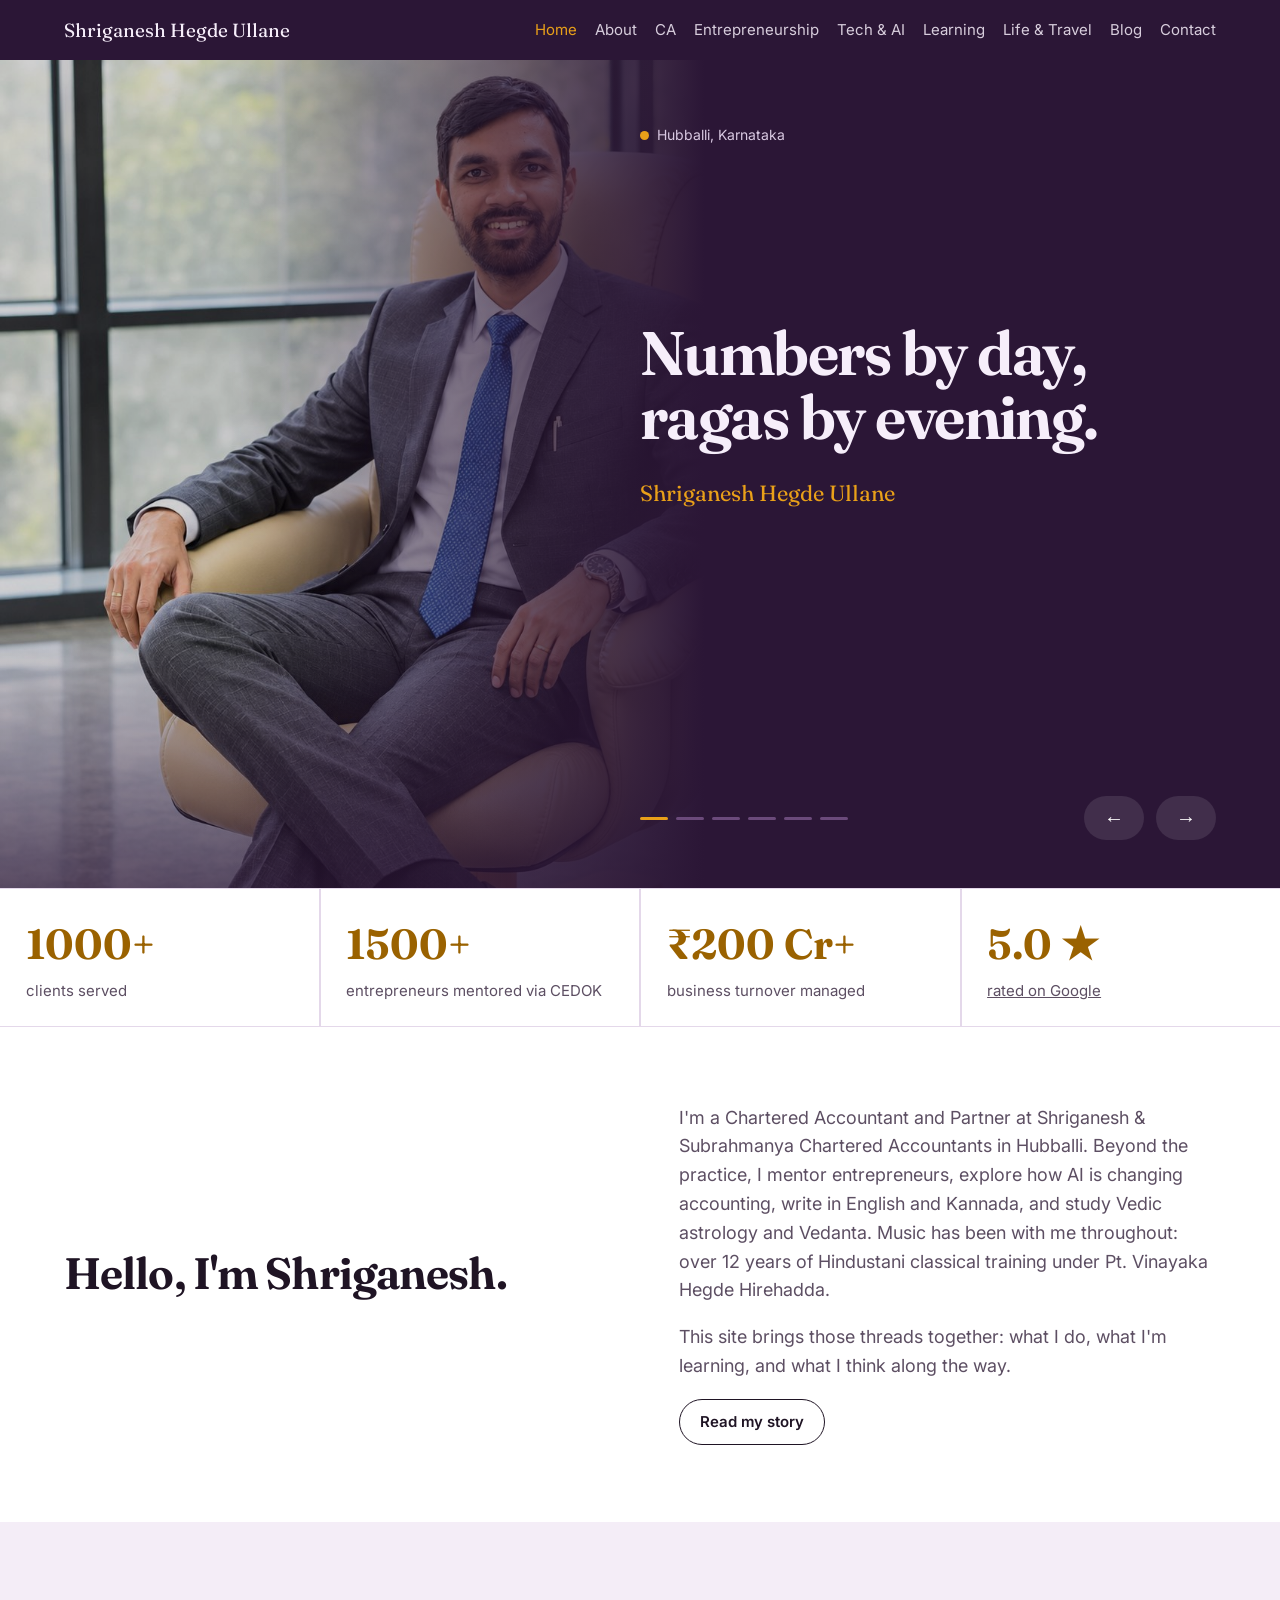
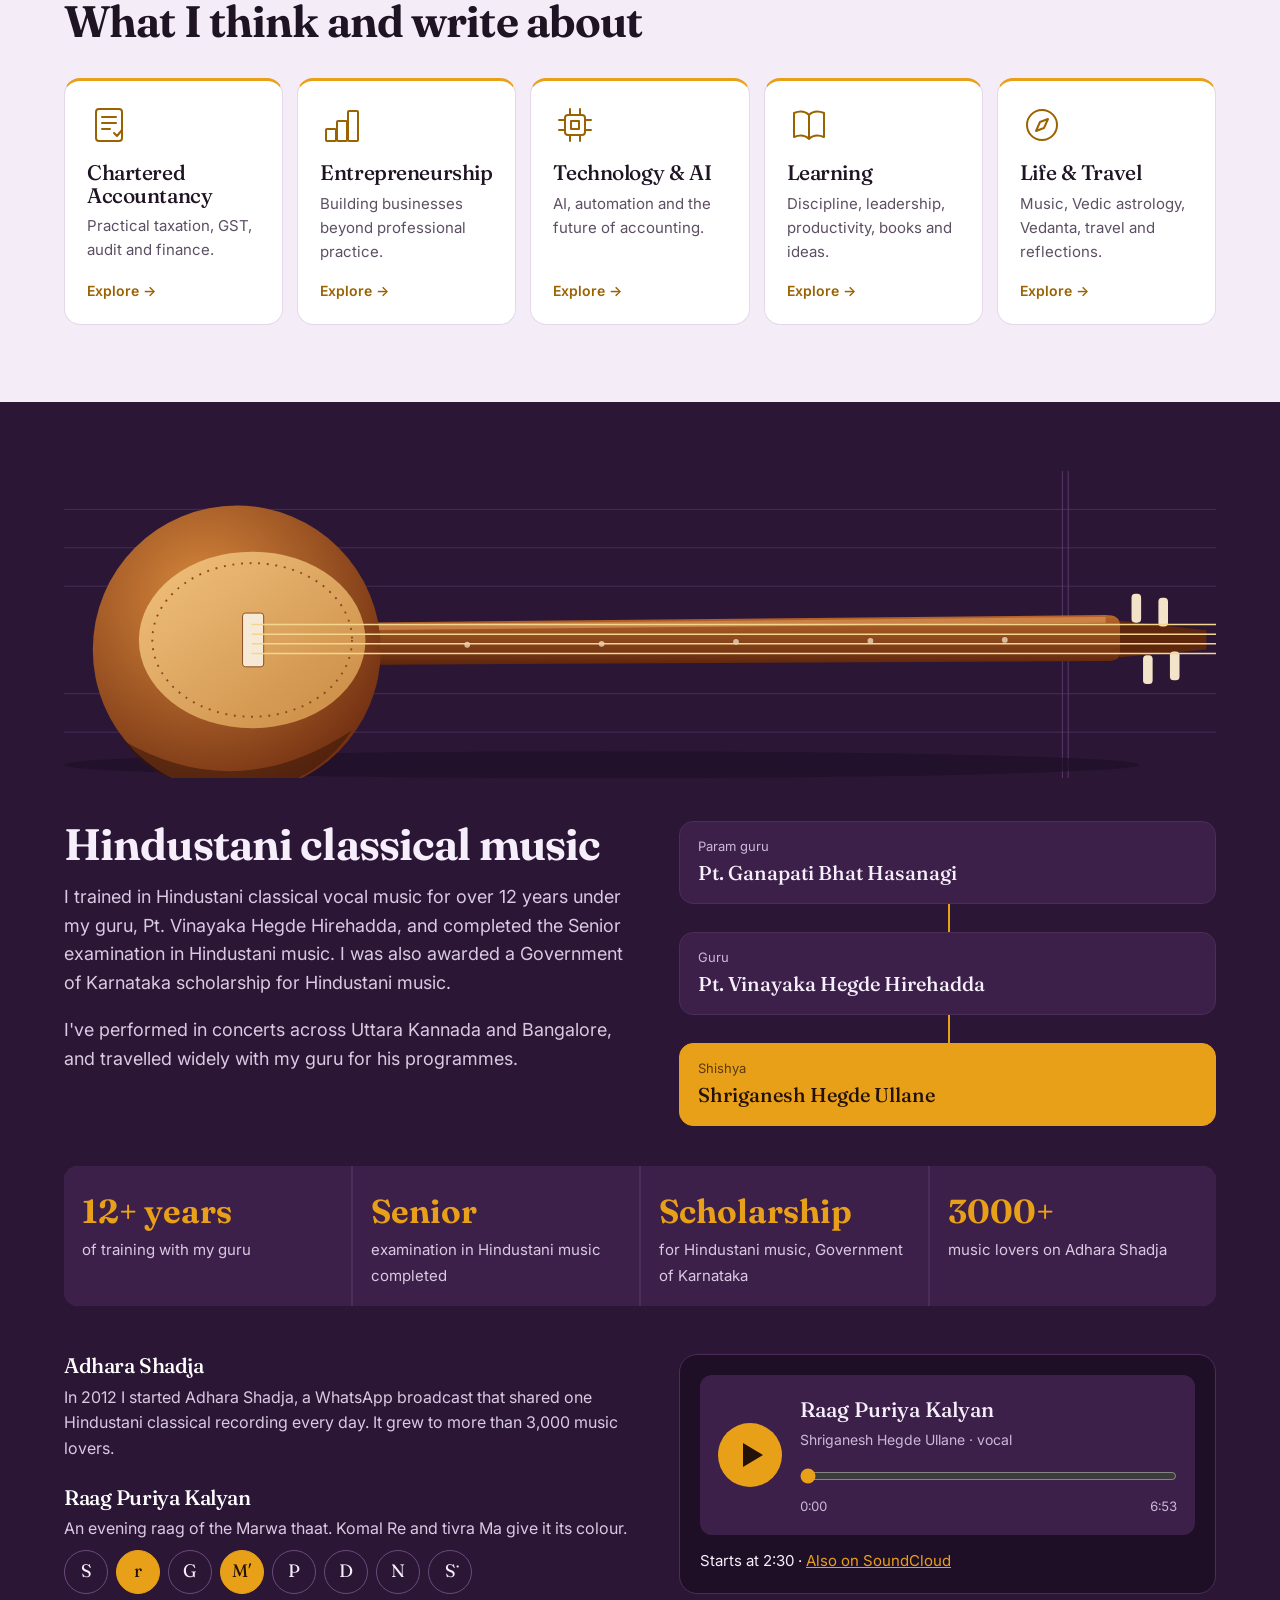
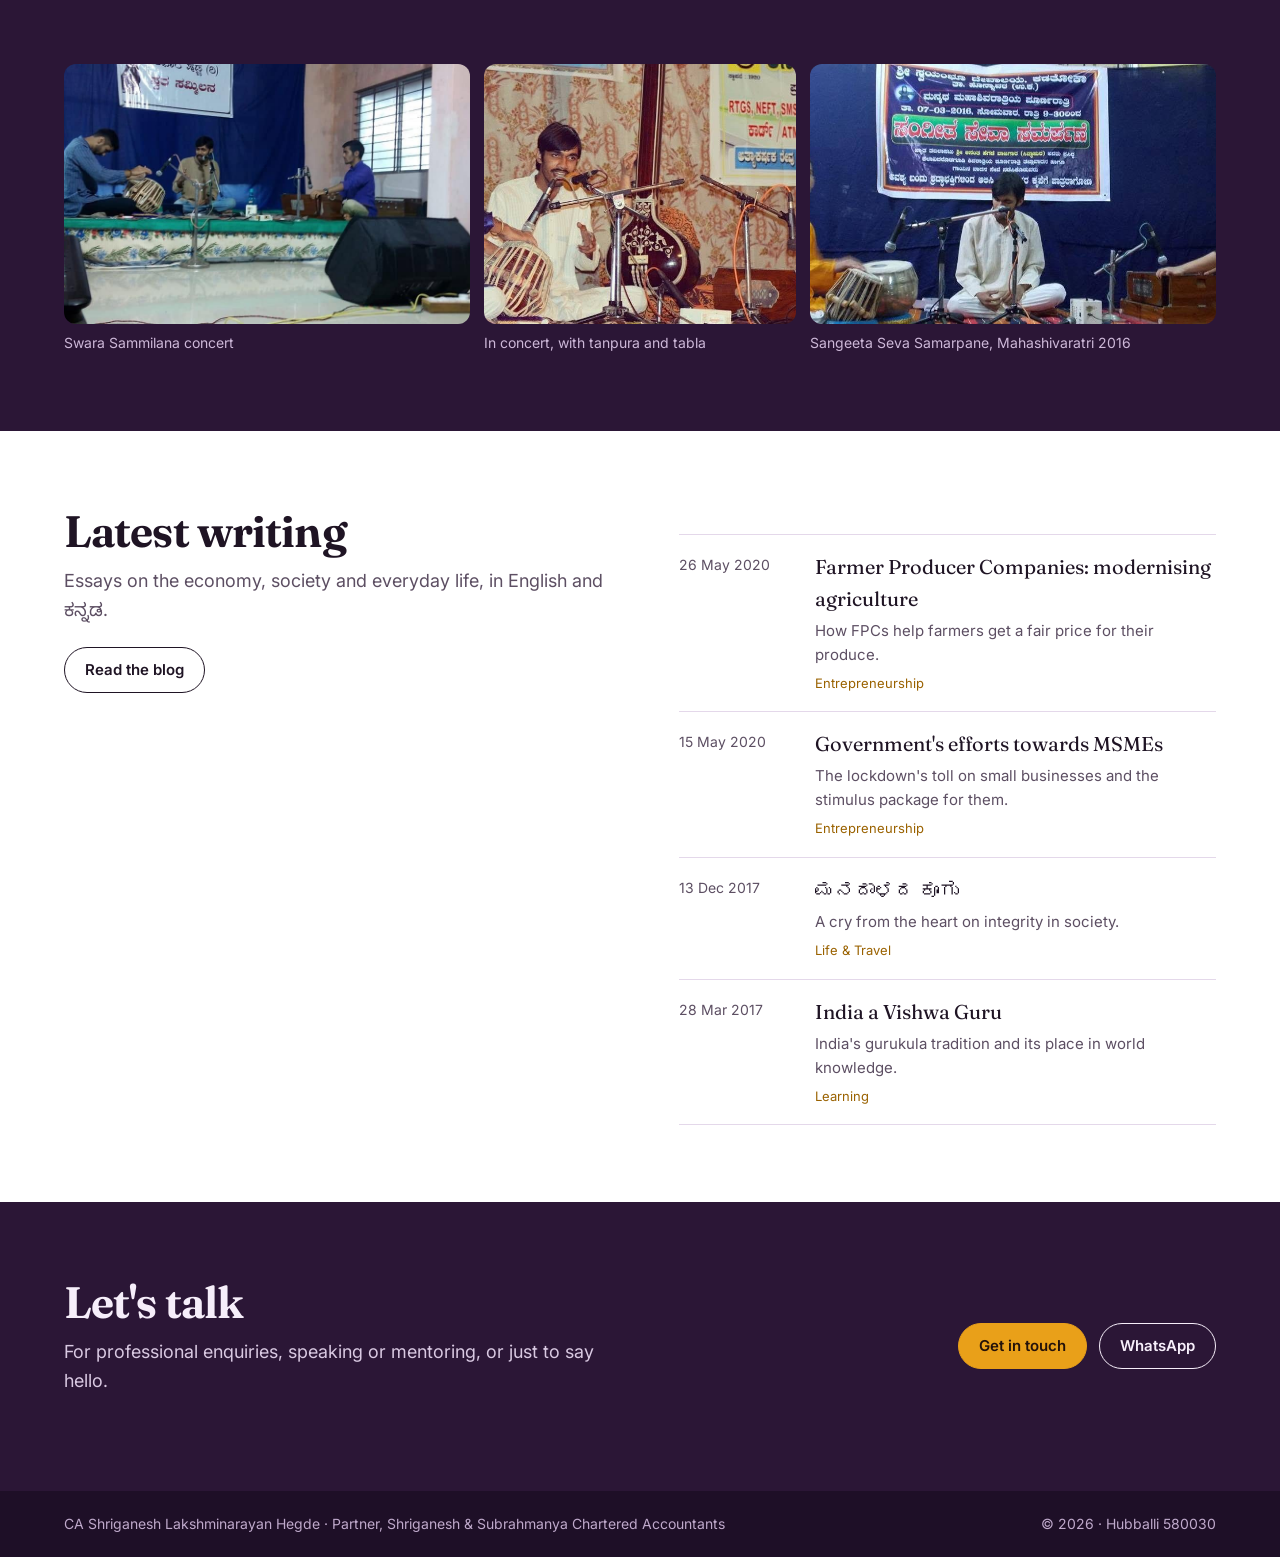
<file: index.html>
<!DOCTYPE html>
<html lang="en">
<head>
<meta charset="utf-8">
<meta name="viewport" content="width=device-width, initial-scale=1">
<title>Shriganesh Hegde Ullane</title>
<meta name="description" content="Chartered Accountant in Hubballi, Hindustani classical music lover and writer on finance, business, technology and life.">
<link rel="preconnect" href="https://fonts.googleapis.com">
<link rel="preconnect" href="https://fonts.gstatic.com" crossorigin>
<link href="https://fonts.googleapis.com/css2?family=Fraunces:opsz,wght@9..144,500;9..144,650&family=Inter:wght@400;500;600&family=Noto+Sans+Kannada:wght@500;600&display=swap" rel="stylesheet">
<link rel="stylesheet" href="style.css">
</head>
<body>
<nav data-autoplay="1" aria-label="Main">
  <div class="wrap">
    <a class="brand" href="index.html">Shriganesh Hegde Ullane</a>
    <button class="menu" id="menu" type="button" aria-expanded="false" aria-controls="links">Menu</button>
    <div class="links" id="links"><a href="index.html" aria-current=page>Home</a><a href="about.html">About</a><a href="chartered-accountancy.html">CA</a><a href="entrepreneurship.html">Entrepreneurship</a><a href="technology.html">Tech & AI</a><a href="learning.html">Learning</a><a href="life.html">Life & Travel</a><a href="blog.html">Blog</a><a href="contact.html">Contact</a></div>
  </div>
</nav>
<header class="hero" id="top">
  <div class="photo"><img src="images/shriganesh.jpg" width="1086" height="1448" alt="CA Shriganesh Hegde Ullane"></div>
  <div class="copy">
    <div class="avail"><i></i>Hubballi, Karnataka</div>
    <div class="slides" id="slides" aria-live="polite">
      <figure class="slide on"><blockquote>Numbers by day, ragas by evening.</blockquote><figcaption>Shriganesh Hegde Ullane</figcaption></figure>
      <figure class="slide"><blockquote>Among the top 3 CA firms in Hubballi–Dharwad.</blockquote><figcaption>ThreeBestRated.in</figcaption></figure>
      <figure class="slide"><blockquote>Mentor to 1500+ entrepreneurs.</blockquote><figcaption>CEDOK</figcaption></figure>
      <figure class="slide"><blockquote>12 years of Hindustani classical music.</blockquote><figcaption>Under Pt. Vinayaka Hegde Hirehadda · <a href="#music">Listen</a></figcaption></figure>
      <figure class="slide"><blockquote>One raag a day, for 3000+ music lovers.</blockquote><figcaption>Adhara Shadja, since 2012</figcaption></figure>
      <figure class="slide"><blockquote>Essays on the economy, in English and <span class="kn">ಕನ್ನಡ</span>.</blockquote><figcaption><a href="blog.html">My writings</a></figcaption></figure>
    </div>
    <div class="ctrl">
      <div class="dots" id="dots"></div>
      <button type="button" class="arw" id="prev" aria-label="Previous">&#8592;</button>
      <button type="button" class="arw" id="next" aria-label="Next">&#8594;</button>
    </div>
  </div>
</header><section class="stats" aria-label="Practice at a glance">
  <div><b>1000+</b><span>clients served</span></div>
  <div><b>1500+</b><span>entrepreneurs mentored via CEDOK</span></div>
  <div><b>₹200 Cr+</b><span>business turnover managed</span></div>
  <div><b>5.0 ★</b><span><a href="https://share.google/MN8xsVRRzE8b3whA7">rated on Google</a></span></div>
</section>
<section class="band">
  <div class="wrap split" style="align-items:center">
    <div>
      <h2>Hello, I'm Shriganesh.</h2>
    </div>
    <div>
      <p class="lead">I'm a Chartered Accountant and Partner at Shriganesh &amp; Subrahmanya Chartered Accountants in Hubballi. Beyond the practice, I mentor entrepreneurs, explore how AI is changing accounting, write in English and Kannada, and study Vedic astrology and Vedanta. Music has been with me throughout: over 12 years of Hindustani classical training under Pt. Vinayaka Hegde Hirehadda.</p>
      <p class="lead">This site brings those threads together: what I do, what I'm learning, and what I think along the way.</p>
      <a class="btn" href="about.html">Read my story</a>
    </div>
  </div>
</section>
<section class="band soft">
  <div class="wrap">
    <h2>What I think and write about</h2>
    <div class="themes"><a class="card" href="chartered-accountancy.html"><svg class="ico" viewBox="0 0 44 44" fill="none" stroke="currentColor" stroke-width="2" stroke-linecap="round" stroke-linejoin="round" aria-hidden="true"><rect x="9" y="6" width="26" height="32" rx="3"/><path d="M15 14h14M15 20h14M15 26h8M27 30l3 3 5-6"/></svg><h3>Chartered Accountancy</h3><p>Practical taxation, GST, audit and finance.</p><span class="more">Explore →</span></a><a class="card" href="entrepreneurship.html"><svg class="ico" viewBox="0 0 44 44" fill="none" stroke="currentColor" stroke-width="2" stroke-linecap="round" stroke-linejoin="round" aria-hidden="true"><rect x="6" y="26" width="10" height="12" rx="1"/><rect x="17" y="18" width="10" height="20" rx="1"/><rect x="28" y="8" width="10" height="30" rx="1"/></svg><h3>Entrepreneurship</h3><p>Building businesses beyond professional practice.</p><span class="more">Explore →</span></a><a class="card" href="technology.html"><svg class="ico" viewBox="0 0 44 44" fill="none" stroke="currentColor" stroke-width="2" stroke-linecap="round" stroke-linejoin="round" aria-hidden="true"><rect x="12" y="12" width="20" height="20" rx="3"/><path d="M18 18h8v8h-8zM17 6v6M27 6v6M17 32v6M27 32v6M6 17h6M6 27h6M32 17h6M32 27h6"/></svg><h3>Technology & AI</h3><p>AI, automation and the future of accounting.</p><span class="more">Explore →</span></a><a class="card" href="learning.html"><svg class="ico" viewBox="0 0 44 44" fill="none" stroke="currentColor" stroke-width="2" stroke-linecap="round" stroke-linejoin="round" aria-hidden="true"><path d="M22 12c-4-4-10-4-15-2v24c5-2 11-2 15 2 4-4 10-4 15-2V10c-5-2-11-2-15 2zM22 12v24"/></svg><h3>Learning</h3><p>Discipline, leadership, productivity, books and ideas.</p><span class="more">Explore →</span></a><a class="card" href="life.html"><svg class="ico" viewBox="0 0 44 44" fill="none" stroke="currentColor" stroke-width="2" stroke-linecap="round" stroke-linejoin="round" aria-hidden="true"><circle cx="22" cy="22" r="15"/><path d="M28 16l-4 9-8 3 4-9z"/></svg><h3>Life & Travel</h3><p>Music, Vedic astrology, Vedanta, travel and reflections.</p><span class="more">Explore →</span></a></div>
  </div>
</section>
<section class="band music" id="music">
  <svg class="tanpura" style="margin:-8px 0 36px" viewBox="0 0 1200 320" preserveAspectRatio="xMinYMid slice" role="img" aria-label="A tanpura lying on its side, its strings running on as ruled lines">
    <defs>
      <radialGradient id="gourd" cx=".38" cy=".32" r=".75"><stop offset="0" stop-color="#d98a3d"/><stop offset="1" stop-color="#6e2c10"/></radialGradient>
      <linearGradient id="neck" x1="0" y1="0" x2="0" y2="1"><stop offset="0" stop-color="#b8662a"/><stop offset="1" stop-color="#5e260d"/></linearGradient>
      <linearGradient id="face" x1="0" y1="0" x2="1" y2="1"><stop offset="0" stop-color="#f1c27d"/><stop offset="1" stop-color="#c98a43"/></linearGradient>
    </defs>
    <g stroke="#4a2d59" stroke-width="1">
      <line x1="0" y1="40" x2="1200" y2="40"/><line x1="0" y1="80" x2="1200" y2="80"/><line x1="0" y1="120" x2="1200" y2="120"/><line x1="0" y1="232" x2="1200" y2="232"/><line x1="0" y1="272" x2="1200" y2="272"/>
      <line x1="1040" y1="0" x2="1040" y2="320" stroke="#5c3a6c"/><line x1="1046" y1="0" x2="1046" y2="320" stroke="#5c3a6c"/>
    </g>
    <ellipse cx="560" cy="306" rx="560" ry="14" fill="#1e0f27" opacity=".7"/>
    <path d="M300 158 L1085 150 Q1100 150 1100 160 L1100 190 Q1100 198 1085 198 L300 202 Z" fill="url(#neck)"/>
    <path d="M300 160 L1085 152 L1085 158 L300 166 Z" fill="#e3a160" opacity=".55"/>
    <g fill="#f3e3c8" opacity=".75"><circle cx="420" cy="181" r="3"/><circle cx="560" cy="180" r="3"/><circle cx="700" cy="178" r="3"/><circle cx="840" cy="177" r="3"/><circle cx="980" cy="176" r="3"/></g>
    <path d="M1100 156 L1190 166 L1190 186 L1100 194 Z" fill="#5e260d"/>
    <g fill="#f3e3c8"><rect x="1112" y="128" width="10" height="30" rx="4"/><rect x="1140" y="132" width="10" height="30" rx="4"/><rect x="1124" y="192" width="10" height="30" rx="4"/><rect x="1152" y="188" width="10" height="30" rx="4"/></g>
    <circle cx="180" cy="186" r="150" fill="url(#gourd)"/>
    <path d="M60 280 Q180 350 300 270 Q260 330 180 336 Q100 334 60 280Z" fill="#3a160a" opacity=".55"/>
    <ellipse cx="196" cy="176" rx="118" ry="92" fill="url(#face)"/>
    <ellipse cx="196" cy="176" rx="104" ry="80" fill="none" stroke="#8a4a1c" stroke-width="2" stroke-dasharray="2 7"/>
    <rect x="186" y="148" width="22" height="56" rx="3" fill="#f6ead6" stroke="#8a4a1c"/>
    <g stroke="#f4d58d" stroke-width="1.6" stroke-linecap="round">
      <line class="str" x1="196" y1="160" x2="1200" y2="160"/>
      <line class="str" x1="196" y1="170" x2="1200" y2="170"/>
      <line class="str" x1="196" y1="180" x2="1200" y2="180"/>
      <line class="str" x1="196" y1="190" x2="1200" y2="190"/>
    </g>
  </svg>
  <div class="wrap">
    <div class="split">
      <div>
        <h2>Hindustani classical music</h2>
        <p class="lead" style="margin-top:14px">I trained in Hindustani classical vocal music for over 12 years under my guru, Pt. Vinayaka Hegde Hirehadda, and completed the Senior examination in Hindustani music. I was also awarded a Government of Karnataka scholarship for Hindustani music.</p>
        <p class="lead">I've performed in concerts across Uttara Kannada and Bangalore, and travelled widely with my guru for his programmes.</p>
      </div>
      <div class="lineage" aria-label="Guru lineage">
        <div><small>Param guru</small><b>Pt. Ganapati Bhat Hasanagi</b></div>
        <div><small>Guru</small><b>Pt. Vinayaka Hegde Hirehadda</b></div>
        <div class="me"><small>Shishya</small><b>Shriganesh Hegde Ullane</b></div>
      </div>
    </div>
    <div class="mfacts">
      <div><b>12+ years</b><span>of training with my guru</span></div>
      <div><b>Senior</b><span>examination in Hindustani music completed</span></div>
      <div><b>Scholarship</b><span>for Hindustani music, Government of Karnataka</span></div>
      <div><b>3000+</b><span>music lovers on Adhara Shadja</span></div>
    </div>
    <div class="split" style="margin-top:48px">
      <div class="adhara">
        <h3>Adhara Shadja</h3>
        <p>In 2012 I started Adhara Shadja, a WhatsApp broadcast that shared one Hindustani classical recording every day. It grew to more than 3,000 music lovers.</p>
        <h3 style="margin-top:24px">Raag Puriya Kalyan</h3>
        <p>An evening raag of the Marwa thaat. Komal Re and tivra Ma give it its colour.</p>
        <div class="swara" aria-label="Notes of the raag"><span>S</span><span class="v">r</span><span>G</span><span class="v">M′</span><span>P</span><span>D</span><span>N</span><span>Ṡ</span></div>
      </div>
      <div class="player">
        <audio id="raag" preload="metadata" src="audio/raag-puriya-kalyan.mp3"></audio>
        <div class="ap">
          <button type="button" id="apbtn" class="apbtn" aria-label="Play Raag Puriya Kalyan"></button>
          <div class="apmeta">
            <b>Raag Puriya Kalyan</b><small>Shriganesh Hegde Ullane · vocal</small>
            <input type="range" id="apseek" min="0" max="413" step="1" value="150" aria-label="Position in the recording">
            <div class="aptime"><span id="apcur">2:30</span><span id="apdur">6:53</span></div>
          </div>
        </div>
        <p style="margin:14px 0 0;font-size:15px">Starts at 2:30 · <a href="https://soundcloud.com/shrihegde-941531445/shriganesh-hegde-ullane-raag-puriya-kalyan-indian-classical-music" style="color:var(--gold)">Also on SoundCloud</a></p>
      </div>
    </div>

    <div class="gallery" aria-label="Concert photographs">
      <figure><img src="images/concert-swara-sammilana.jpg" width="960" height="540" loading="lazy" alt="Shriganesh singing on stage with tabla and harmonium accompaniment at a Swara Sammilana concert"><figcaption>Swara Sammilana concert</figcaption></figure>
      <figure><img src="images/concert-tanpura.jpg" width="608" height="608" loading="lazy" alt="Shriganesh singing with a tanpura behind him"><figcaption>In concert, with tanpura and tabla</figcaption></figure>
      <figure><img src="images/concert-shivaratri-2016.jpg" width="960" height="452" loading="lazy" alt="Shriganesh performing at Sangeeta Seva Samarpane on Mahashivaratri 2016"><figcaption>Sangeeta Seva Samarpane, Mahashivaratri 2016</figcaption></figure>
    </div>
  </div>
</section>
<section class="band">
  <div class="wrap split">
    <div><h2>Latest writing</h2><p class="lead" style="margin-top:12px">Essays on the economy, society and everyday life, in English and <span class="kn">ಕನ್ನಡ</span>.</p><a class="btn" href="blog.html">Read the blog</a></div>
    <ul class="posts" data-latest="4"></ul>
  </div>
</section>
<section class="band contact">
  <div class="wrap split" style="align-items:center">
    <div><h2>Let's talk</h2><p class="lead" style="margin-top:12px">For professional enquiries, speaking or mentoring, or just to say hello.</p></div>
    <div class="row" style="justify-content:flex-end"><a class="btn solid" href="contact.html">Get in touch</a><a class="btn" href="https://wa.me/919380959304?text=Hello%20Shriganesh">WhatsApp</a></div>
  </div>
</section>
<footer>
  <div class="wrap">
    <span>CA Shriganesh Lakshminarayan Hegde · Partner, Shriganesh &amp; Subrahmanya Chartered Accountants</span>
    <span>© <span id="yr">2026</span> · Hubballi 580030</span>
  </div>
</footer>
<script src="site.js"></script>
</body>
</html>
</file>
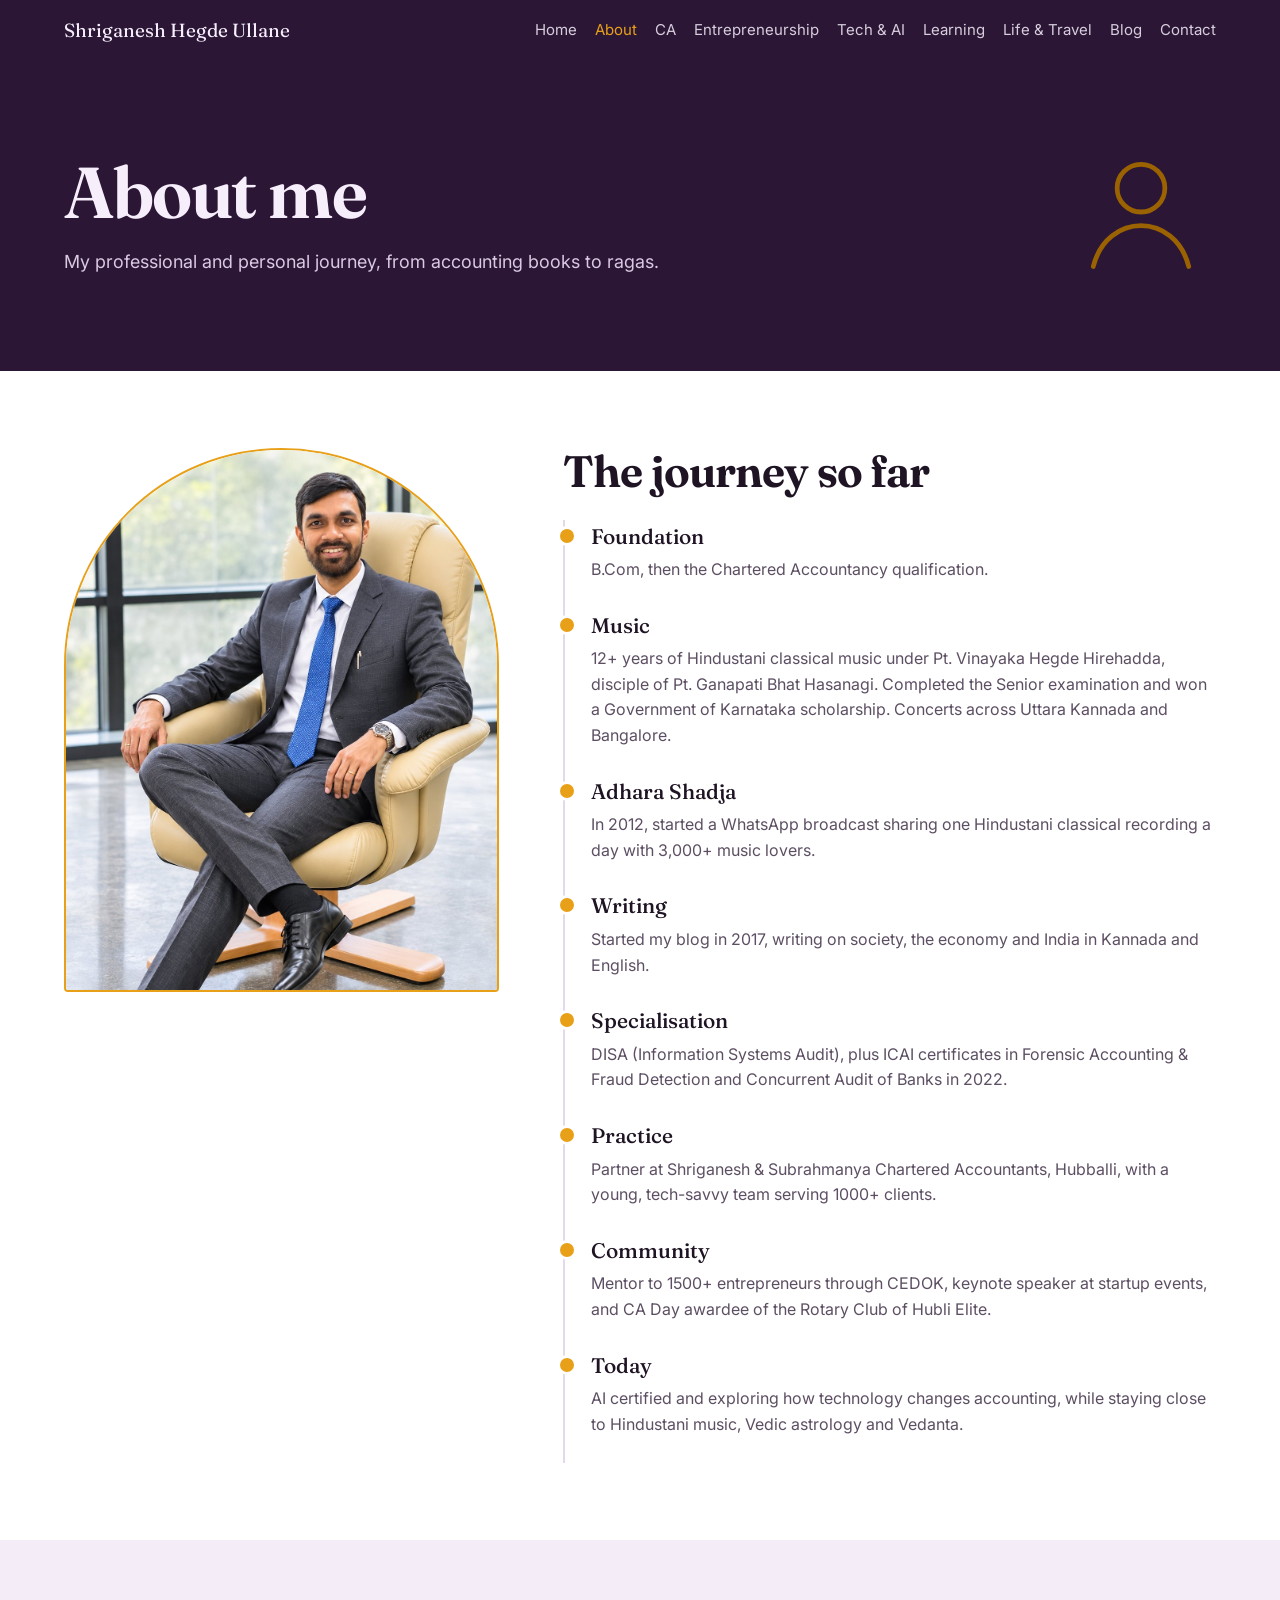
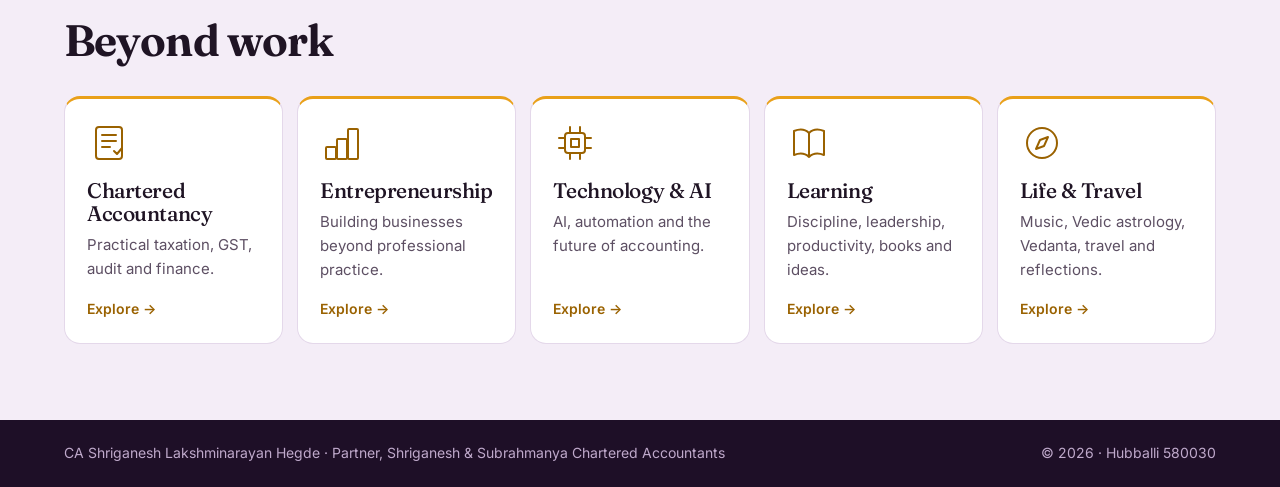
<file: about.html>
<!DOCTYPE html>
<html lang="en">
<head>
<meta charset="utf-8">
<meta name="viewport" content="width=device-width, initial-scale=1">
<title>About me · Shriganesh Hegde Ullane</title>
<meta name="description" content="The professional and personal journey of CA Shriganesh Hegde Ullane.">
<link rel="preconnect" href="https://fonts.googleapis.com">
<link rel="preconnect" href="https://fonts.gstatic.com" crossorigin>
<link href="https://fonts.googleapis.com/css2?family=Fraunces:opsz,wght@9..144,500;9..144,650&family=Inter:wght@400;500;600&family=Noto+Sans+Kannada:wght@500;600&display=swap" rel="stylesheet">
<link rel="stylesheet" href="style.css">
</head>
<body>
<nav aria-label="Main">
  <div class="wrap">
    <a class="brand" href="index.html">Shriganesh Hegde Ullane</a>
    <button class="menu" id="menu" type="button" aria-expanded="false" aria-controls="links">Menu</button>
    <div class="links" id="links"><a href="index.html">Home</a><a href="about.html" aria-current=page>About</a><a href="chartered-accountancy.html">CA</a><a href="entrepreneurship.html">Entrepreneurship</a><a href="technology.html">Tech & AI</a><a href="learning.html">Learning</a><a href="life.html">Life & Travel</a><a href="blog.html">Blog</a><a href="contact.html">Contact</a></div>
  </div>
</nav>
<header class="phead">
  <div class="wrap">
    <div><h1>About me</h1><p class="lead">My professional and personal journey, from accounting books to ragas.</p></div>
    <div class="bigico"><svg class="ico" viewBox="0 0 44 44" fill="none" stroke="currentColor" stroke-width="2" stroke-linecap="round" stroke-linejoin="round" aria-hidden="true"><circle cx="22" cy="15" r="7"/><path d="M8 38c2-8 8-12 14-12s12 4 14 12"/></svg></div>
  </div>
</header>

<section class="band">
  <div class="wrap about">
    <figure class="aboutpic"><img src="images/shriganesh.jpg" width="1086" height="1448" alt="CA Shriganesh Hegde Ullane"></figure>
    <div>
      <h2>The journey so far</h2>
      <ol class="timeline">
        <li><b>Foundation</b><p>B.Com, then the Chartered Accountancy qualification.</p></li><li><b>Music</b><p>12+ years of Hindustani classical music under Pt. Vinayaka Hegde Hirehadda, disciple of Pt. Ganapati Bhat Hasanagi. Completed the Senior examination and won a Government of Karnataka scholarship. Concerts across Uttara Kannada and Bangalore.</p></li><li><b>Adhara Shadja</b><p>In 2012, started a WhatsApp broadcast sharing one Hindustani classical recording a day with 3,000+ music lovers.</p></li><li><b>Writing</b><p>Started my blog in 2017, writing on society, the economy and India in Kannada and English.</p></li><li><b>Specialisation</b><p>DISA (Information Systems Audit), plus ICAI certificates in Forensic Accounting &amp; Fraud Detection and Concurrent Audit of Banks in 2022.</p></li><li><b>Practice</b><p>Partner at Shriganesh &amp; Subrahmanya Chartered Accountants, Hubballi, with a young, tech-savvy team serving 1000+ clients.</p></li><li><b>Community</b><p>Mentor to 1500+ entrepreneurs through CEDOK, keynote speaker at startup events, and CA Day awardee of the Rotary Club of Hubli Elite.</p></li><li><b>Today</b><p>AI certified and exploring how technology changes accounting, while staying close to Hindustani music, Vedic astrology and Vedanta.</p></li>
      </ol>
    </div>
  </div>
</section>
<section class="band soft">
  <div class="wrap">
    <h2>Beyond work</h2>
    <div class="themes"><a class="card" href="chartered-accountancy.html"><svg class="ico" viewBox="0 0 44 44" fill="none" stroke="currentColor" stroke-width="2" stroke-linecap="round" stroke-linejoin="round" aria-hidden="true"><rect x="9" y="6" width="26" height="32" rx="3"/><path d="M15 14h14M15 20h14M15 26h8M27 30l3 3 5-6"/></svg><h3>Chartered Accountancy</h3><p>Practical taxation, GST, audit and finance.</p><span class="more">Explore →</span></a><a class="card" href="entrepreneurship.html"><svg class="ico" viewBox="0 0 44 44" fill="none" stroke="currentColor" stroke-width="2" stroke-linecap="round" stroke-linejoin="round" aria-hidden="true"><rect x="6" y="26" width="10" height="12" rx="1"/><rect x="17" y="18" width="10" height="20" rx="1"/><rect x="28" y="8" width="10" height="30" rx="1"/></svg><h3>Entrepreneurship</h3><p>Building businesses beyond professional practice.</p><span class="more">Explore →</span></a><a class="card" href="technology.html"><svg class="ico" viewBox="0 0 44 44" fill="none" stroke="currentColor" stroke-width="2" stroke-linecap="round" stroke-linejoin="round" aria-hidden="true"><rect x="12" y="12" width="20" height="20" rx="3"/><path d="M18 18h8v8h-8zM17 6v6M27 6v6M17 32v6M27 32v6M6 17h6M6 27h6M32 17h6M32 27h6"/></svg><h3>Technology & AI</h3><p>AI, automation and the future of accounting.</p><span class="more">Explore →</span></a><a class="card" href="learning.html"><svg class="ico" viewBox="0 0 44 44" fill="none" stroke="currentColor" stroke-width="2" stroke-linecap="round" stroke-linejoin="round" aria-hidden="true"><path d="M22 12c-4-4-10-4-15-2v24c5-2 11-2 15 2 4-4 10-4 15-2V10c-5-2-11-2-15 2zM22 12v24"/></svg><h3>Learning</h3><p>Discipline, leadership, productivity, books and ideas.</p><span class="more">Explore →</span></a><a class="card" href="life.html"><svg class="ico" viewBox="0 0 44 44" fill="none" stroke="currentColor" stroke-width="2" stroke-linecap="round" stroke-linejoin="round" aria-hidden="true"><circle cx="22" cy="22" r="15"/><path d="M28 16l-4 9-8 3 4-9z"/></svg><h3>Life & Travel</h3><p>Music, Vedic astrology, Vedanta, travel and reflections.</p><span class="more">Explore →</span></a></div>
  </div>
</section>
<footer>
  <div class="wrap">
    <span>CA Shriganesh Lakshminarayan Hegde · Partner, Shriganesh &amp; Subrahmanya Chartered Accountants</span>
    <span>© <span id="yr">2026</span> · Hubballi 580030</span>
  </div>
</footer>
<script src="site.js"></script>
</body>
</html>
</file>
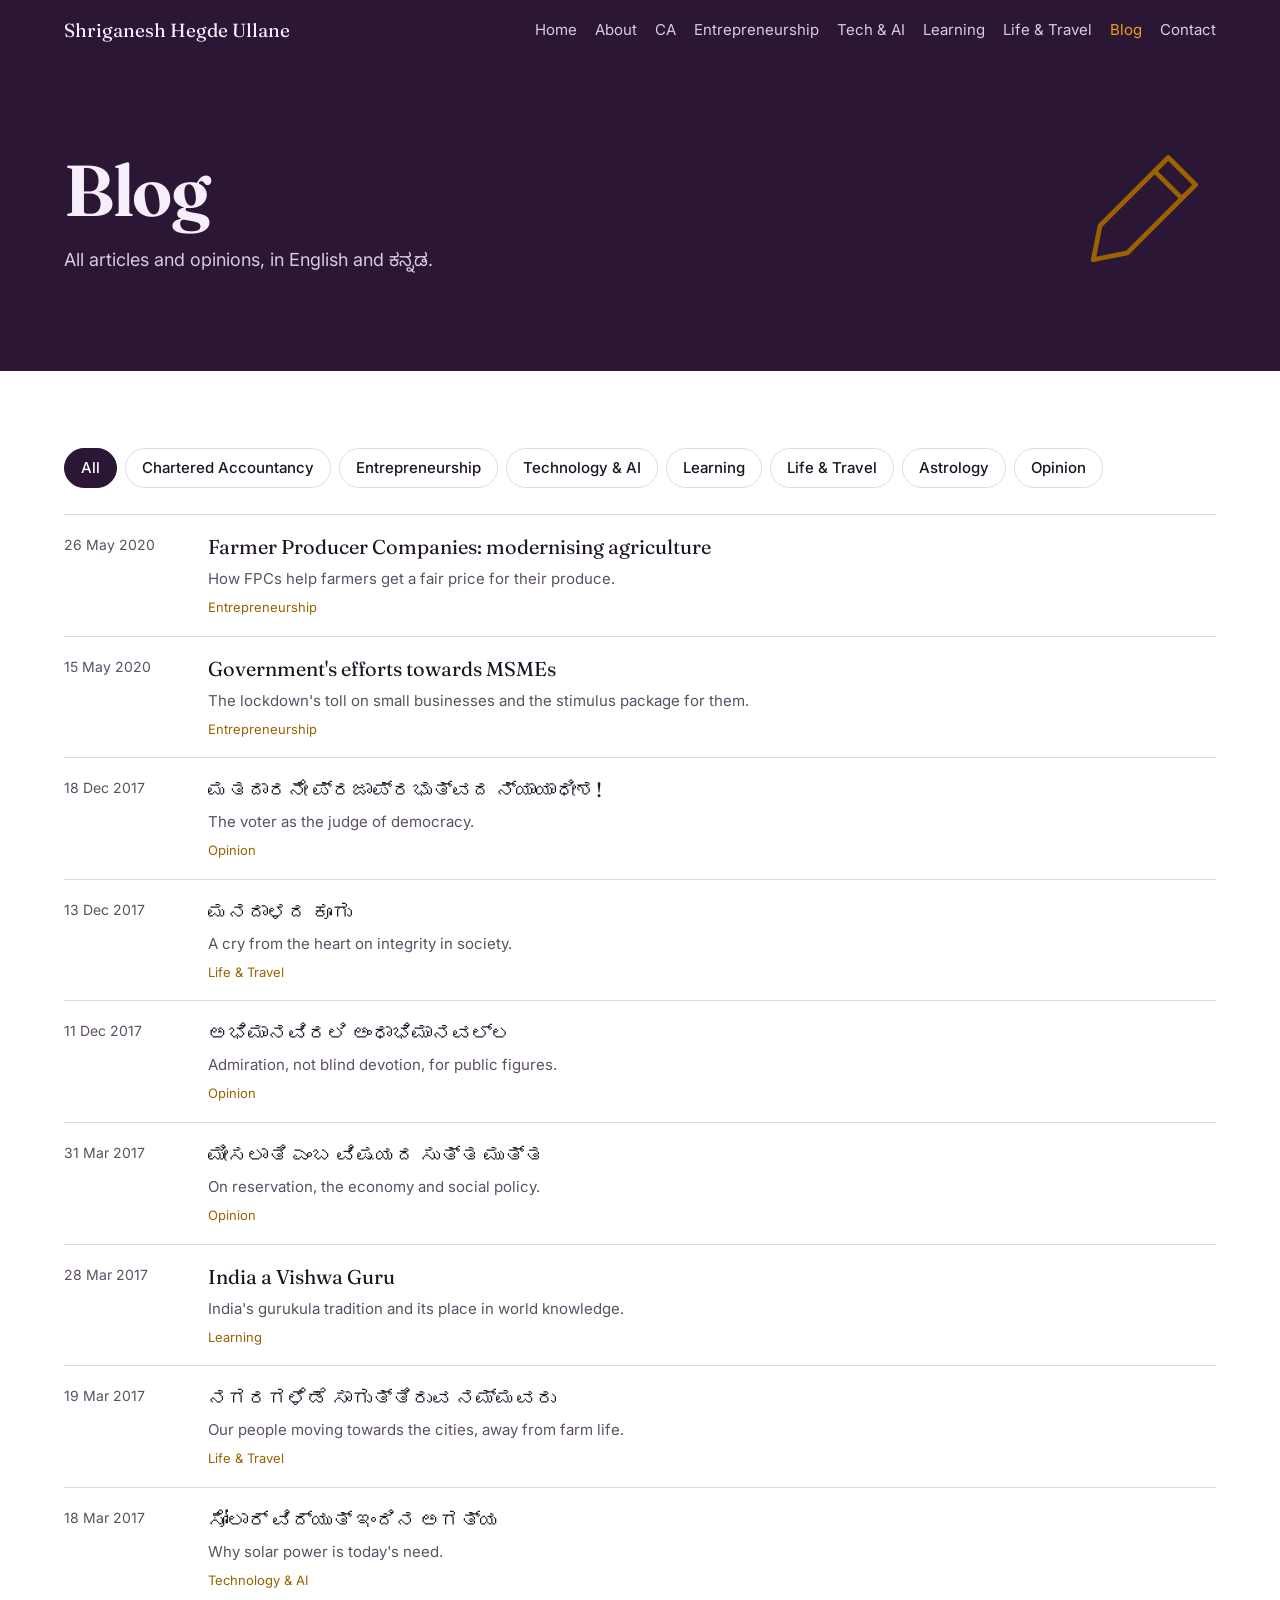
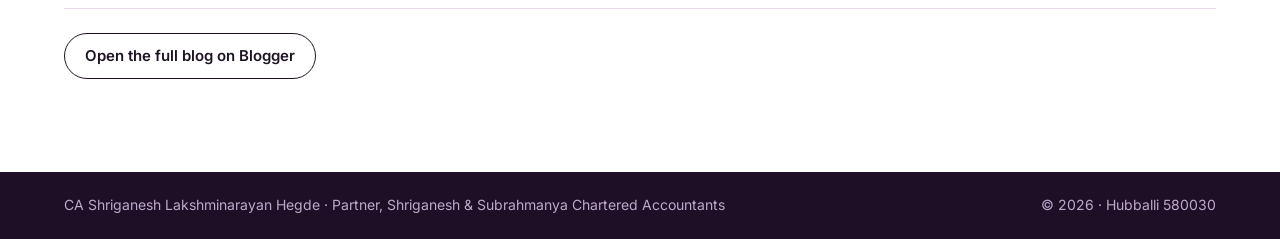
<file: blog.html>
<!DOCTYPE html>
<html lang="en">
<head>
<meta charset="utf-8">
<meta name="viewport" content="width=device-width, initial-scale=1">
<title>Blog · Shriganesh Hegde Ullane</title>
<meta name="description" content="All articles and opinions by Shriganesh Hegde Ullane, in English and Kannada.">
<link rel="preconnect" href="https://fonts.googleapis.com">
<link rel="preconnect" href="https://fonts.gstatic.com" crossorigin>
<link href="https://fonts.googleapis.com/css2?family=Fraunces:opsz,wght@9..144,500;9..144,650&family=Inter:wght@400;500;600&family=Noto+Sans+Kannada:wght@500;600&display=swap" rel="stylesheet">
<link rel="stylesheet" href="style.css">
</head>
<body>
<nav aria-label="Main">
  <div class="wrap">
    <a class="brand" href="index.html">Shriganesh Hegde Ullane</a>
    <button class="menu" id="menu" type="button" aria-expanded="false" aria-controls="links">Menu</button>
    <div class="links" id="links"><a href="index.html">Home</a><a href="about.html">About</a><a href="chartered-accountancy.html">CA</a><a href="entrepreneurship.html">Entrepreneurship</a><a href="technology.html">Tech & AI</a><a href="learning.html">Learning</a><a href="life.html">Life & Travel</a><a href="blog.html" aria-current=page>Blog</a><a href="contact.html">Contact</a></div>
  </div>
</nav>
<header class="phead">
  <div class="wrap">
    <div><h1>Blog</h1><p class="lead">All articles and opinions, in English and <span class="kn">ಕನ್ನಡ</span>.</p></div>
    <div class="bigico"><svg class="ico" viewBox="0 0 44 44" fill="none" stroke="currentColor" stroke-width="2" stroke-linecap="round" stroke-linejoin="round" aria-hidden="true"><path d="M30 6l8 8-20 20-10 2 2-10z"/><path d="M26 10l8 8"/></svg></div>
  </div>
</header>

<section class="band">
  <div class="wrap">
    <div class="filters" id="filters" role="group" aria-label="Filter by theme"></div>
    <ul class="posts wide" id="allposts"></ul>
    <p style="margin-top:24px"><a class="btn" href="https://shriganeshullane.blogspot.com/">Open the full blog on Blogger</a></p>
  </div>
</section>
<footer>
  <div class="wrap">
    <span>CA Shriganesh Lakshminarayan Hegde · Partner, Shriganesh &amp; Subrahmanya Chartered Accountants</span>
    <span>© <span id="yr">2026</span> · Hubballi 580030</span>
  </div>
</footer>
<script src="site.js"></script>
</body>
</html>
</file>
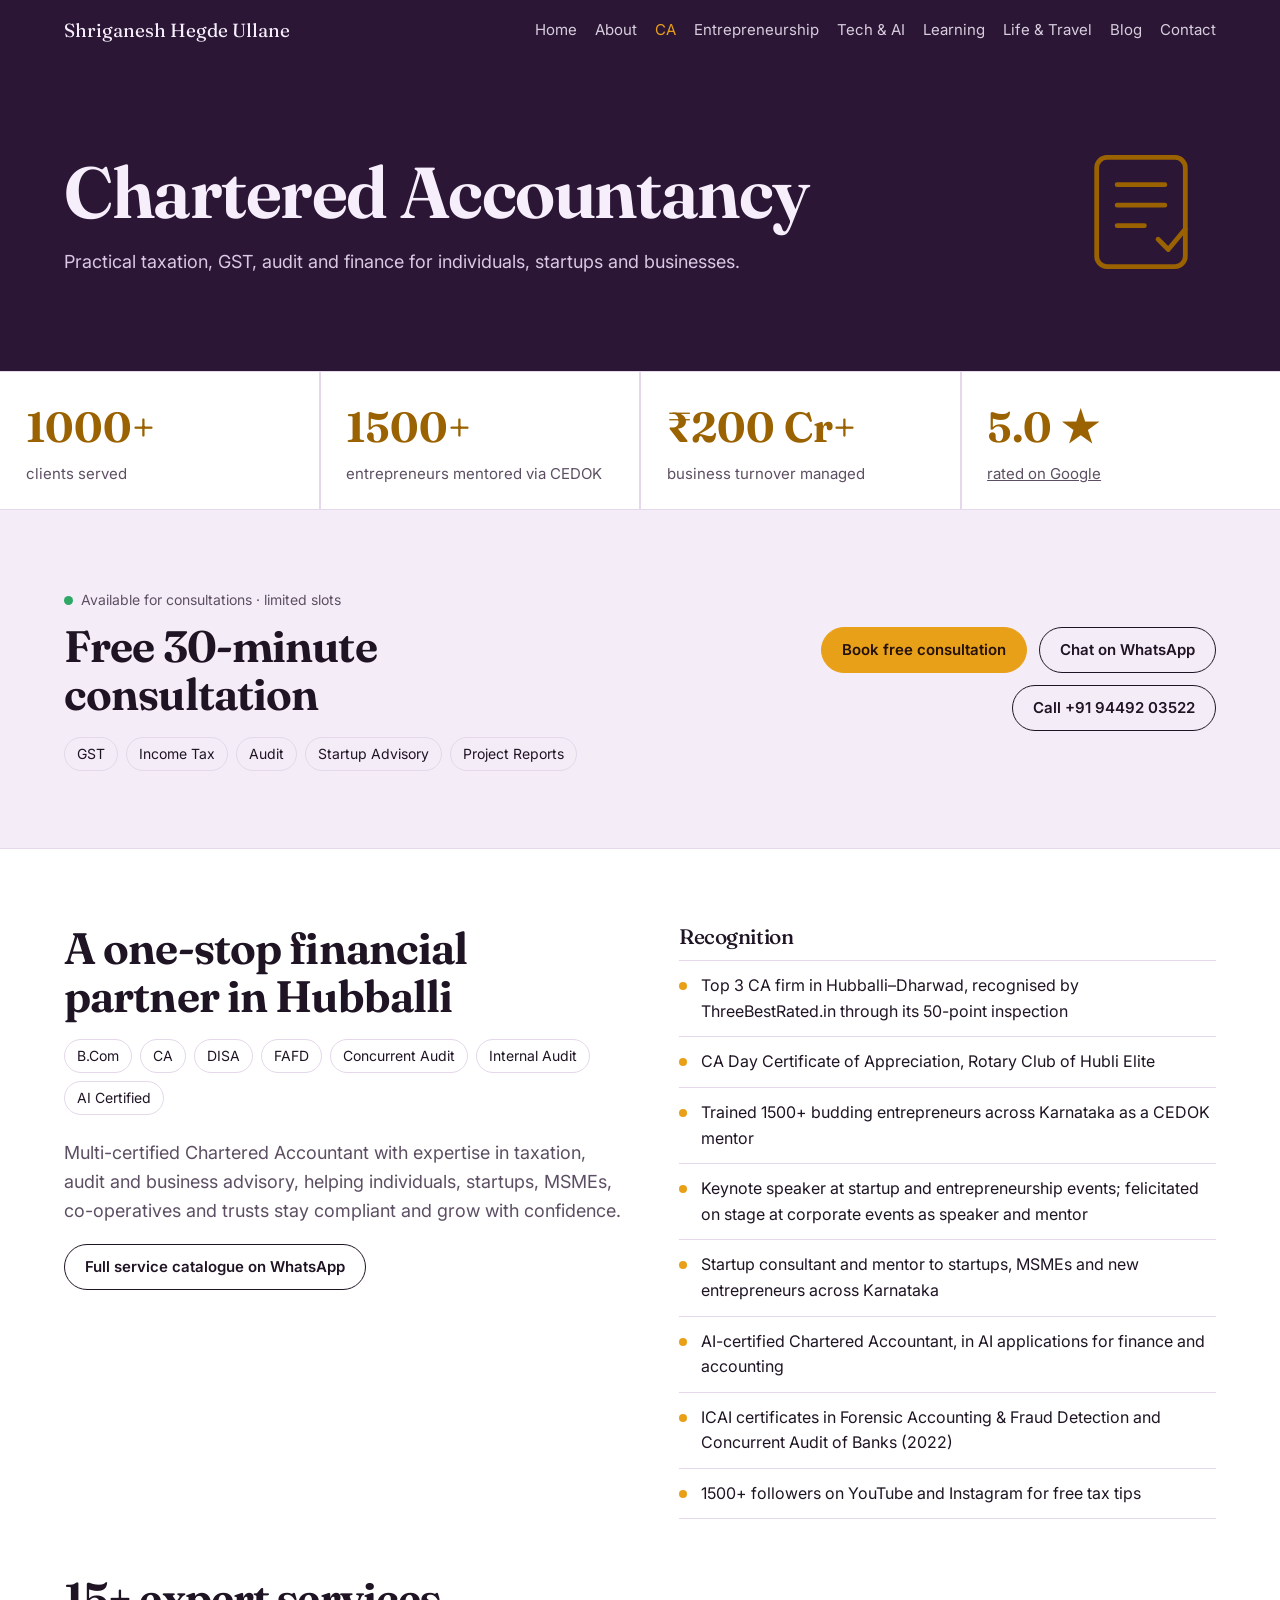
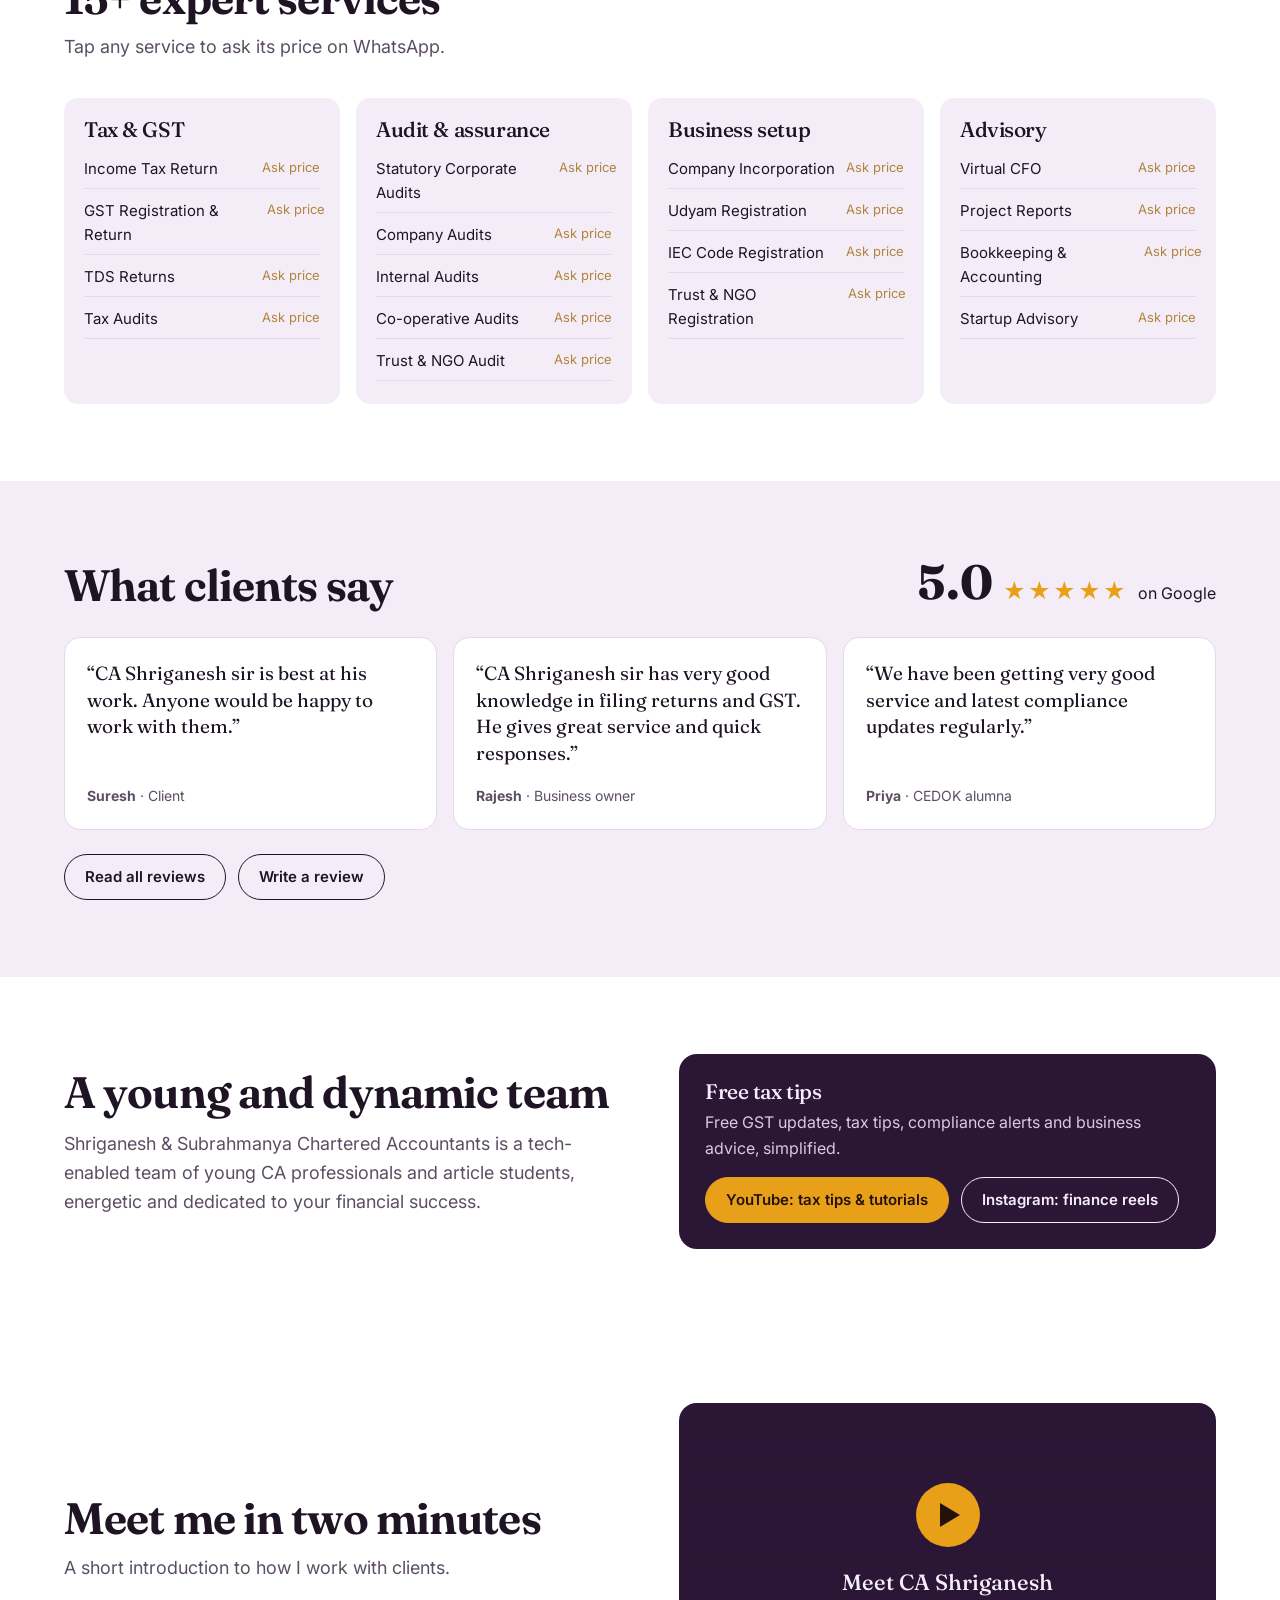
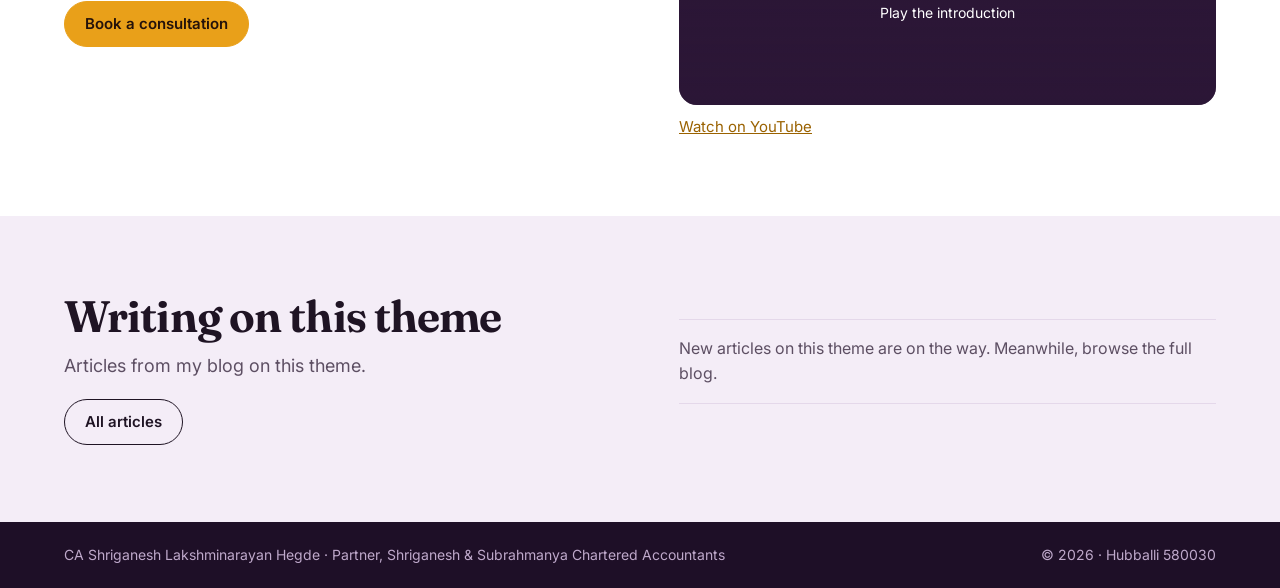
<file: chartered-accountancy.html>
<!DOCTYPE html>
<html lang="en">
<head>
<meta charset="utf-8">
<meta name="viewport" content="width=device-width, initial-scale=1">
<title>Chartered Accountancy · Shriganesh Hegde Ullane</title>
<meta name="description" content="Taxation, GST, audit and finance with CA Shriganesh Hegde Ullane, Hubballi.">
<link rel="preconnect" href="https://fonts.googleapis.com">
<link rel="preconnect" href="https://fonts.gstatic.com" crossorigin>
<link href="https://fonts.googleapis.com/css2?family=Fraunces:opsz,wght@9..144,500;9..144,650&family=Inter:wght@400;500;600&family=Noto+Sans+Kannada:wght@500;600&display=swap" rel="stylesheet">
<link rel="stylesheet" href="style.css">
</head>
<body>
<nav aria-label="Main">
  <div class="wrap">
    <a class="brand" href="index.html">Shriganesh Hegde Ullane</a>
    <button class="menu" id="menu" type="button" aria-expanded="false" aria-controls="links">Menu</button>
    <div class="links" id="links"><a href="index.html">Home</a><a href="about.html">About</a><a href="chartered-accountancy.html" aria-current=page>CA</a><a href="entrepreneurship.html">Entrepreneurship</a><a href="technology.html">Tech & AI</a><a href="learning.html">Learning</a><a href="life.html">Life & Travel</a><a href="blog.html">Blog</a><a href="contact.html">Contact</a></div>
  </div>
</nav>
<header class="phead">
  <div class="wrap">
    <div><h1>Chartered Accountancy</h1><p class="lead">Practical taxation, GST, audit and finance for individuals, startups and businesses.</p></div>
    <div class="bigico"><svg class="ico" viewBox="0 0 44 44" fill="none" stroke="currentColor" stroke-width="2" stroke-linecap="round" stroke-linejoin="round" aria-hidden="true"><rect x="9" y="6" width="26" height="32" rx="3"/><path d="M15 14h14M15 20h14M15 26h8M27 30l3 3 5-6"/></svg></div>
  </div>
</header>
<section class="stats" aria-label="Practice at a glance">
  <div><b>1000+</b><span>clients served</span></div>
  <div><b>1500+</b><span>entrepreneurs mentored via CEDOK</span></div>
  <div><b>₹200 Cr+</b><span>business turnover managed</span></div>
  <div><b>5.0 ★</b><span><a href="https://share.google/MN8xsVRRzE8b3whA7">rated on Google</a></span></div>
</section>
<section class="band consult">
  <div class="wrap split" style="align-items:center">
    <div>
      <div class="avail" style="color:var(--soft)"><i style="background:#2fa866"></i>Available for consultations · limited slots</div>
      <h2>Free 30-minute consultation</h2>
      <div class="creds" style="margin-bottom:0"><span>GST</span><span>Income Tax</span><span>Audit</span><span>Startup Advisory</span><span>Project Reports</span></div>
    </div>
    <div class="row" style="justify-content:flex-end">
      <a class="btn solid" href="https://wa.me/919380959304?text=Hello%20CA%20Shriganesh%2C%20I%27d%20like%20to%20book%20a%20free%2030-minute%20consultation.">Book free consultation</a>
      <a class="btn" href="https://wa.me/919380959304">Chat on WhatsApp</a>
      <a class="btn" href="tel:+919449203522">Call +91 94492 03522</a>
    </div>
  </div>
</section>
<section class="band">
  <div class="wrap">
    <div class="split">
      <div>
        <h2>A one-stop financial partner in Hubballi</h2>
        <div class="creds"><span>B.Com</span><span>CA</span><span>DISA</span><span>FAFD</span><span>Concurrent Audit</span><span>Internal Audit</span><span>AI Certified</span></div>
        <p class="lead">Multi-certified Chartered Accountant with expertise in taxation, audit and business advisory, helping individuals, startups, MSMEs, co-operatives and trusts stay compliant and grow with confidence.</p>
        <a class="btn" href="https://wa.me/c/919380959304">Full service catalogue on WhatsApp</a>
      </div>
      <div>
        <h3 style="margin-bottom:12px">Recognition</h3>
        <ul class="honours">
          <li>Top 3 CA firm in Hubballi–Dharwad, recognised by ThreeBestRated.in through its 50-point inspection</li>
          <li>CA Day Certificate of Appreciation, Rotary Club of Hubli Elite</li>
          <li>Trained 1500+ budding entrepreneurs across Karnataka as a CEDOK mentor</li>
          <li>Keynote speaker at startup and entrepreneurship events; felicitated on stage at corporate events as speaker and mentor</li>
          <li>Startup consultant and mentor to startups, MSMEs and new entrepreneurs across Karnataka</li>
          <li>AI-certified Chartered Accountant, in AI applications for finance and accounting</li>
          <li>ICAI certificates in Forensic Accounting &amp; Fraud Detection and Concurrent Audit of Banks (2022)</li>
          <li>1500+ followers on YouTube and Instagram for free tax tips</li>
        </ul>
      </div>
    </div>
    <h2 style="margin-top:56px">15+ expert services</h2>
    <p class="lead" style="margin-top:10px">Tap any service to ask its price on WhatsApp.</p>
    <div class="svc"><div><h3>Tax &amp; GST</h3><ul><li><a href="https://wa.me/919380959304?text=Hello%2C%20please%20share%20the%20price%20for%20Income%20Tax%20Return">Income Tax Return<span>Ask price</span></a></li><li><a href="https://wa.me/919380959304?text=Hello%2C%20please%20share%20the%20price%20for%20GST%20Registration%20%26%20Return">GST Registration &amp; Return<span>Ask price</span></a></li><li><a href="https://wa.me/919380959304?text=Hello%2C%20please%20share%20the%20price%20for%20TDS%20Returns">TDS Returns<span>Ask price</span></a></li><li><a href="https://wa.me/919380959304?text=Hello%2C%20please%20share%20the%20price%20for%20Tax%20Audits">Tax Audits<span>Ask price</span></a></li></ul></div><div><h3>Audit &amp; assurance</h3><ul><li><a href="https://wa.me/919380959304?text=Hello%2C%20please%20share%20the%20price%20for%20Statutory%20Corporate%20Audits">Statutory Corporate Audits<span>Ask price</span></a></li><li><a href="https://wa.me/919380959304?text=Hello%2C%20please%20share%20the%20price%20for%20Company%20Audits">Company Audits<span>Ask price</span></a></li><li><a href="https://wa.me/919380959304?text=Hello%2C%20please%20share%20the%20price%20for%20Internal%20Audits">Internal Audits<span>Ask price</span></a></li><li><a href="https://wa.me/919380959304?text=Hello%2C%20please%20share%20the%20price%20for%20Co-operative%20Audits">Co-operative Audits<span>Ask price</span></a></li><li><a href="https://wa.me/919380959304?text=Hello%2C%20please%20share%20the%20price%20for%20Trust%20%26%20NGO%20Audit">Trust &amp; NGO Audit<span>Ask price</span></a></li></ul></div><div><h3>Business setup</h3><ul><li><a href="https://wa.me/919380959304?text=Hello%2C%20please%20share%20the%20price%20for%20Company%20Incorporation">Company Incorporation<span>Ask price</span></a></li><li><a href="https://wa.me/919380959304?text=Hello%2C%20please%20share%20the%20price%20for%20Udyam%20Registration">Udyam Registration<span>Ask price</span></a></li><li><a href="https://wa.me/919380959304?text=Hello%2C%20please%20share%20the%20price%20for%20IEC%20Code%20Registration">IEC Code Registration<span>Ask price</span></a></li><li><a href="https://wa.me/919380959304?text=Hello%2C%20please%20share%20the%20price%20for%20Trust%20%26%20NGO%20Registration">Trust &amp; NGO Registration<span>Ask price</span></a></li></ul></div><div><h3>Advisory</h3><ul><li><a href="https://wa.me/919380959304?text=Hello%2C%20please%20share%20the%20price%20for%20Virtual%20CFO">Virtual CFO<span>Ask price</span></a></li><li><a href="https://wa.me/919380959304?text=Hello%2C%20please%20share%20the%20price%20for%20Project%20Reports">Project Reports<span>Ask price</span></a></li><li><a href="https://wa.me/919380959304?text=Hello%2C%20please%20share%20the%20price%20for%20Bookkeeping%20%26%20Accounting">Bookkeeping &amp; Accounting<span>Ask price</span></a></li><li><a href="https://wa.me/919380959304?text=Hello%2C%20please%20share%20the%20price%20for%20Startup%20Advisory">Startup Advisory<span>Ask price</span></a></li></ul></div></div>
  </div>
</section>
<section class="band soft">
  <div class="wrap">
    <div class="split" style="align-items:end">
      <div><h2>What clients say</h2></div>
      <div class="rating"><b>5.0</b><span class="stars" aria-label="5 out of 5 stars">★★★★★</span><span>on Google</span></div>
    </div>
    <div class="reviews">
      <figure><blockquote>“CA Shriganesh sir is best at his work. Anyone would be happy to work with them.”</blockquote><figcaption><b>Suresh</b> · Client</figcaption></figure>
      <figure><blockquote>“CA Shriganesh sir has very good knowledge in filing returns and GST. He gives great service and quick responses.”</blockquote><figcaption><b>Rajesh</b> · Business owner</figcaption></figure>
      <figure><blockquote>“We have been getting very good service and latest compliance updates regularly.”</blockquote><figcaption><b>Priya</b> · CEDOK alumna</figcaption></figure>
    </div>
    <div class="row" style="margin-top:24px"><a class="btn" href="https://share.google/MN8xsVRRzE8b3whA7">Read all reviews</a><a class="btn" href="https://share.google/MN8xsVRRzE8b3whA7">Write a review</a></div>
  </div>
</section>
<section class="band">
  <div class="wrap split" style="align-items:center">
    <div>
      <h2>A young and dynamic team</h2>
      <p class="lead" style="margin-top:14px">Shriganesh &amp; Subrahmanya Chartered Accountants is a tech-enabled team of young CA professionals and article students, energetic and dedicated to your financial success.</p>
    </div>
    <div class="tips">
      <h3>Free tax tips</h3>
      <p>Free GST updates, tax tips, compliance alerts and business advice, simplified.</p>
      <div class="row"><a class="btn solid" href="https://www.youtube.com/@cashriganeshullane">YouTube: tax tips &amp; tutorials</a><a class="btn" href="https://www.instagram.com/ca_shriganesh/">Instagram: finance reels</a></div>
    </div>
  </div>
</section>

<section class="band">
  <div class="wrap split" style="align-items:center">
    <div><h2>Meet me in two minutes</h2><p class="lead" style="margin-top:12px">A short introduction to how I work with clients.</p><a class="btn solid" href="https://wa.me/919380959304?text=Hello%20CA%20Shriganesh%2C%20I%27d%20like%20to%20book%20a%20consultation.">Book a consultation</a></div>
    <div><div class="vid"><button class="facade yt" type="button" data-src="https://www.youtube-nocookie.com/embed/CG7qdOzqcbQ?autoplay=1&amp;rel=0" style="background-image:linear-gradient(rgba(43,22,54,.25),rgba(43,22,54,.65)),url('https://i.ytimg.com/vi/CG7qdOzqcbQ/hqdefault.jpg')"><span class="play" aria-hidden="true"></span><span><b>Meet CA Shriganesh</b><small>Play the introduction</small></span></button></div><p style="margin:10px 0 0;font-size:15px"><a href="https://www.youtube.com/watch?v=CG7qdOzqcbQ" style="color:var(--goldink)">Watch on YouTube</a></p></div>
  </div>
</section>
<section class="band soft">
  <div class="wrap split">
    <div><h2>Writing on this theme</h2><p class="lead" style="margin-top:12px">Articles from my blog on this theme.</p><a class="btn" href="blog.html">All articles</a></div>
    <ul class="posts" data-cat="Chartered Accountancy" data-empty="New articles on this theme are on the way. Meanwhile, browse the full blog."></ul>
  </div>
</section>
<footer>
  <div class="wrap">
    <span>CA Shriganesh Lakshminarayan Hegde · Partner, Shriganesh &amp; Subrahmanya Chartered Accountants</span>
    <span>© <span id="yr">2026</span> · Hubballi 580030</span>
  </div>
</footer>
<script src="site.js"></script>
</body>
</html>
</file>
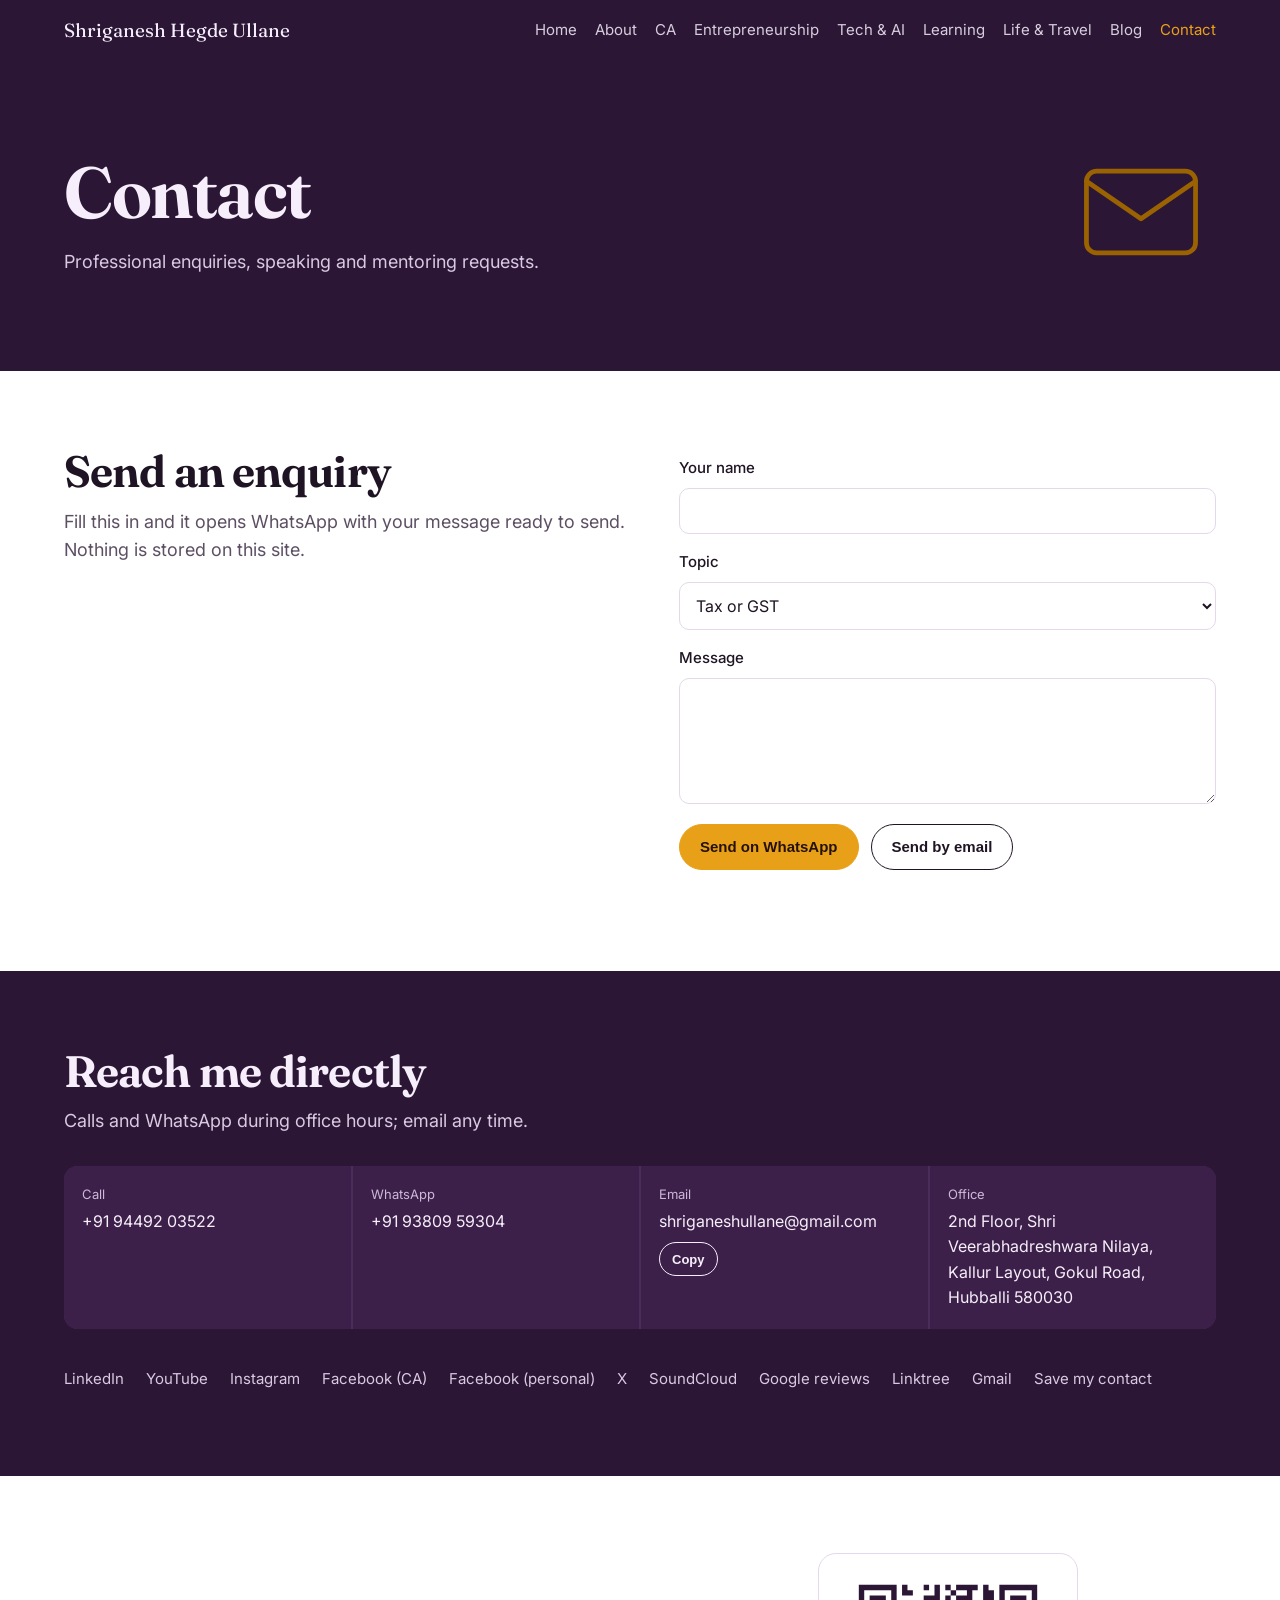
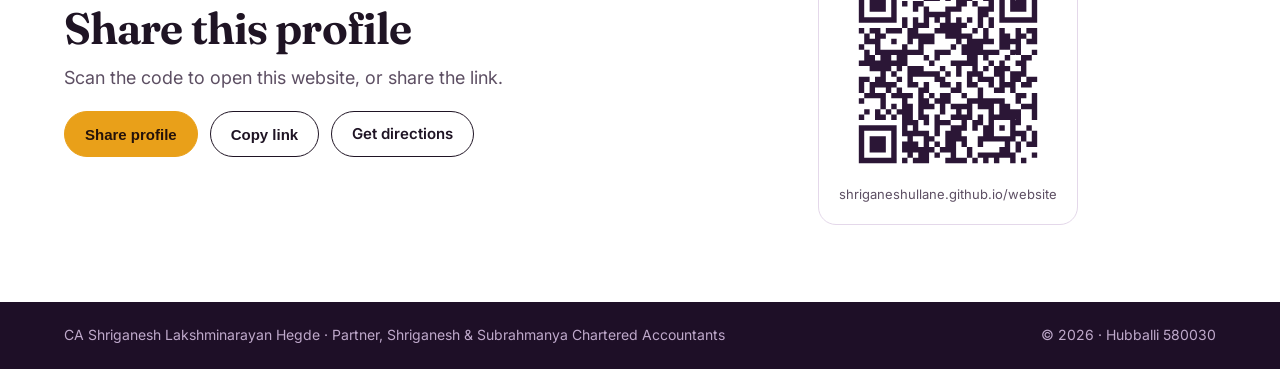
<file: contact.html>
<!DOCTYPE html>
<html lang="en">
<head>
<meta charset="utf-8">
<meta name="viewport" content="width=device-width, initial-scale=1">
<title>Contact · Shriganesh Hegde Ullane</title>
<meta name="description" content="Professional enquiries for CA Shriganesh Hegde Ullane, Hubballi.">
<link rel="preconnect" href="https://fonts.googleapis.com">
<link rel="preconnect" href="https://fonts.gstatic.com" crossorigin>
<link href="https://fonts.googleapis.com/css2?family=Fraunces:opsz,wght@9..144,500;9..144,650&family=Inter:wght@400;500;600&family=Noto+Sans+Kannada:wght@500;600&display=swap" rel="stylesheet">
<link rel="stylesheet" href="style.css">
</head>
<body>
<nav aria-label="Main">
  <div class="wrap">
    <a class="brand" href="index.html">Shriganesh Hegde Ullane</a>
    <button class="menu" id="menu" type="button" aria-expanded="false" aria-controls="links">Menu</button>
    <div class="links" id="links"><a href="index.html">Home</a><a href="about.html">About</a><a href="chartered-accountancy.html">CA</a><a href="entrepreneurship.html">Entrepreneurship</a><a href="technology.html">Tech & AI</a><a href="learning.html">Learning</a><a href="life.html">Life & Travel</a><a href="blog.html">Blog</a><a href="contact.html" aria-current=page>Contact</a></div>
  </div>
</nav>
<header class="phead">
  <div class="wrap">
    <div><h1>Contact</h1><p class="lead">Professional enquiries, speaking and mentoring requests.</p></div>
    <div class="bigico"><svg class="ico" viewBox="0 0 44 44" fill="none" stroke="currentColor" stroke-width="2" stroke-linecap="round" stroke-linejoin="round" aria-hidden="true"><rect x="6" y="10" width="32" height="24" rx="3"/><path d="M6 13l16 11 16-11"/></svg></div>
  </div>
</header>

<section class="band">
  <div class="wrap split">
    <div><h2>Send an enquiry</h2><p class="lead" style="margin-top:12px">Fill this in and it opens WhatsApp with your message ready to send. Nothing is stored on this site.</p></div>
    <form class="enq" id="enq">
      <label for="en">Your name</label><input id="en" required autocomplete="name">
      <label for="et">Topic</label>
      <select id="et"><option>Tax or GST</option><option>Audit</option><option>Business setup or startup advice</option><option>Speaking or mentoring</option><option>Something else</option></select>
      <label for="em">Message</label><textarea id="em" rows="5" required></textarea>
      <div class="row"><button class="btn solid" type="submit">Send on WhatsApp</button><button class="btn" type="button" id="enqmail">Send by email</button></div>
      <p class="note" id="enqnote"></p>
    </form>
  </div>
</section>
<section class="band contact" id="contact">
  <div class="wrap">
    <h2>Reach me directly</h2>
    <p class="lead" style="margin-top:12px">Calls and WhatsApp during office hours; email any time.</p>
    <div class="cgrid">
      <div><small>Call</small><a href="tel:+919449203522">+91 94492 03522</a></div>
      <div><small>WhatsApp</small><a href="https://wa.me/919380959304">+91 93809 59304</a></div>
      <div><small>Email</small><a href="mailto:shriganeshullane@gmail.com">shriganeshullane@gmail.com</a> <button class="btn" id="copy" type="button" style="min-height:34px;padding:0 12px;font-size:13px;margin-top:8px">Copy</button></div>
      <div><small>Office</small><a href="https://share.google/Fg5KLAWOyrD1nvsgy">2nd Floor, Shri Veerabhadreshwara Nilaya, Kallur Layout, Gokul Road, Hubballi 580030</a></div>
    </div>
    <div class="social">
      <a href="https://www.linkedin.com/in/ca-shriganesh-hegde-ullane-81030894/">LinkedIn</a>
      <a href="https://www.youtube.com/@cashriganeshullane">YouTube</a>
      <a href="https://www.instagram.com/ca_shriganesh/">Instagram</a>
      <a href="https://www.facebook.com/cashriganeshullane/">Facebook (CA)</a>
      <a href="https://www.facebook.com/iamshriganeshullane">Facebook (personal)</a>
      <a href="https://x.com/cashriganesh">X</a>
      <a href="https://soundcloud.com/shrihegde-941531445">SoundCloud</a>
      <a href="https://share.google/MN8xsVRRzE8b3whA7">Google reviews</a>
      <a href="https://linktr.ee/cashriganeshullane">Linktree</a>
      <a href="mailto:shriganeshullane@gmail.com">Gmail</a>
      <a href="#" id="vcf">Save my contact</a>
    </div>
  </div>
</section>
<section class="band">
  <div class="wrap split" style="align-items:center">
    <div>
      <h2>Share this profile</h2>
      <p class="lead" style="margin-top:12px">Scan the code to open this website, or share the link.</p>
      <div class="row"><button class="btn solid" type="button" id="share">Share profile</button><button class="btn" type="button" id="copylink">Copy link</button><a class="btn" href="https://share.google/Fg5KLAWOyrD1nvsgy">Get directions</a></div>
      <p class="note" id="sharenote" style="margin-top:10px"></p>
    </div>
    <div class="qrbox"><svg class="qr" role="img" aria-label="QR code for this website" version="1.1" viewBox="0 0 37 37" xmlns="http://www.w3.org/2000/svg"><path d="M2,2H3V3H2zM3,2H4V3H3zM4,2H5V3H4zM5,2H6V3H5zM6,2H7V3H6zM7,2H8V3H7zM8,2H9V3H8zM10,2H11V3H10zM14,2H15V3H14zM16,2H17V3H16zM18,2H19V3H18zM20,2H21V3H20zM21,2H22V3H21zM22,2H23V3H22zM23,2H24V3H23zM25,2H26V3H25zM28,2H29V3H28zM29,2H30V3H29zM30,2H31V3H30zM31,2H32V3H31zM32,2H33V3H32zM33,2H34V3H33zM34,2H35V3H34zM2,3H3V4H2zM8,3H9V4H8zM10,3H11V4H10zM11,3H12V4H11zM16,3H17V4H16zM19,3H20V4H19zM22,3H23V4H22zM25,3H26V4H25zM26,3H27V4H26zM28,3H29V4H28zM34,3H35V4H34zM2,4H3V5H2zM4,4H5V5H4zM5,4H6V5H5zM6,4H7V5H6zM8,4H9V5H8zM14,4H15V5H14zM15,4H16V5H15zM16,4H17V5H16zM18,4H19V5H18zM20,4H21V5H20zM21,4H22V5H21zM22,4H23V5H22zM25,4H26V5H25zM26,4H27V5H26zM28,4H29V5H28zM30,4H31V5H30zM31,4H32V5H31zM32,4H33V5H32zM34,4H35V5H34zM2,5H3V6H2zM4,5H5V6H4zM5,5H6V6H5zM6,5H7V6H6zM8,5H9V6H8zM10,5H11V6H10zM12,5H13V6H12zM13,5H14V6H13zM20,5H21V6H20zM21,5H22V6H21zM23,5H24V6H23zM26,5H27V6H26zM28,5H29V6H28zM30,5H31V6H30zM31,5H32V6H31zM32,5H33V6H32zM34,5H35V6H34zM2,6H3V7H2zM4,6H5V7H4zM5,6H6V7H5zM6,6H7V7H6zM8,6H9V7H8zM12,6H13V7H12zM14,6H15V7H14zM18,6H19V7H18zM19,6H20V7H19zM20,6H21V7H20zM24,6H25V7H24zM25,6H26V7H25zM26,6H27V7H26zM28,6H29V7H28zM30,6H31V7H30zM31,6H32V7H31zM32,6H33V7H32zM34,6H35V7H34zM2,7H3V8H2zM8,7H9V8H8zM14,7H15V8H14zM15,7H16V8H15zM16,7H17V8H16zM17,7H18V8H17zM18,7H19V8H18zM24,7H25V8H24zM25,7H26V8H25zM28,7H29V8H28zM34,7H35V8H34zM2,8H3V9H2zM3,8H4V9H3zM4,8H5V9H4zM5,8H6V9H5zM6,8H7V9H6zM7,8H8V9H7zM8,8H9V9H8zM10,8H11V9H10zM12,8H13V9H12zM14,8H15V9H14zM16,8H17V9H16zM18,8H19V9H18zM20,8H21V9H20zM22,8H23V9H22zM24,8H25V9H24zM26,8H27V9H26zM28,8H29V9H28zM29,8H30V9H29zM30,8H31V9H30zM31,8H32V9H31zM32,8H33V9H32zM33,8H34V9H33zM34,8H35V9H34zM10,9H11V10H10zM12,9H13V10H12zM13,9H14V10H13zM14,9H15V10H14zM17,9H18V10H17zM18,9H19V10H18zM19,9H20V10H19zM20,9H21V10H20zM21,9H22V10H21zM24,9H25V10H24zM26,9H27V10H26zM2,10H3V11H2zM4,10H5V11H4zM5,10H6V11H5zM7,10H8V11H7zM8,10H9V11H8zM9,10H10V11H9zM11,10H12V11H11zM12,10H13V11H12zM16,10H17V11H16zM17,10H18V11H17zM18,10H19V11H18zM19,10H20V11H19zM20,10H21V11H20zM23,10H24V11H23zM25,10H26V11H25zM28,10H29V11H28zM31,10H32V11H31zM33,10H34V11H33zM34,10H35V11H34zM3,11H4V12H3zM5,11H6V12H5zM6,11H7V12H6zM11,11H12V12H11zM12,11H13V12H12zM13,11H14V12H13zM14,11H15V12H14zM15,11H16V12H15zM18,11H19V12H18zM19,11H20V12H19zM20,11H21V12H20zM21,11H22V12H21zM22,11H23V12H22zM25,11H26V12H25zM28,11H29V12H28zM29,11H30V12H29zM31,11H32V12H31zM32,11H33V12H32zM34,11H35V12H34zM3,12H4V13H3zM4,12H5V13H4zM5,12H6V13H5zM8,12H9V13H8zM11,12H12V13H11zM13,12H14V13H13zM14,12H15V13H14zM15,12H16V13H15zM20,12H21V13H20zM22,12H23V13H22zM23,12H24V13H23zM24,12H25V13H24zM25,12H26V13H25zM26,12H27V13H26zM28,12H29V13H28zM29,12H30V13H29zM30,12H31V13H30zM31,12H32V13H31zM33,12H34V13H33zM34,12H35V13H34zM2,13H3V14H2zM5,13H6V14H5zM10,13H11V14H10zM13,13H14V14H13zM19,13H20V14H19zM21,13H22V14H21zM22,13H23V14H22zM23,13H24V14H23zM24,13H25V14H24zM28,13H29V14H28zM29,13H30V14H29zM31,13H32V14H31zM3,14H4V15H3zM5,14H6V15H5zM6,14H7V15H6zM7,14H8V15H7zM8,14H9V15H8zM9,14H10V15H9zM10,14H11V15H10zM11,14H12V15H11zM12,14H13V15H12zM13,14H14V15H13zM16,14H17V15H16zM17,14H18V15H17zM18,14H19V15H18zM21,14H22V15H21zM22,14H23V15H22zM23,14H24V15H23zM24,14H25V15H24zM25,14H26V15H25zM26,14H27V15H26zM27,14H28V15H27zM30,14H31V15H30zM31,14H32V15H31zM34,14H35V15H34zM3,15H4V16H3zM4,15H5V16H4zM6,15H7V16H6zM7,15H8V16H7zM9,15H10V16H9zM10,15H11V16H10zM14,15H15V16H14zM16,15H17V16H16zM22,15H23V16H22zM23,15H24V16H23zM25,15H26V16H25zM29,15H30V16H29zM32,15H33V16H32zM33,15H34V16H33zM2,16H3V17H2zM3,16H4V17H3zM4,16H5V17H4zM5,16H6V17H5zM6,16H7V17H6zM7,16H8V17H7zM8,16H9V17H8zM9,16H10V17H9zM10,16H11V17H10zM15,16H16V17H15zM19,16H20V17H19zM20,16H21V17H20zM21,16H22V17H21zM22,16H23V17H22zM23,16H24V17H23zM26,16H27V17H26zM28,16H29V17H28zM31,16H32V17H31zM32,16H33V17H32zM4,17H5V18H4zM5,17H6V18H5zM6,17H7V18H6zM7,17H8V18H7zM9,17H10V18H9zM11,17H12V18H11zM12,17H13V18H12zM13,17H14V18H13zM17,17H18V18H17zM20,17H21V18H20zM23,17H24V18H23zM25,17H26V18H25zM27,17H28V18H27zM28,17H29V18H28zM29,17H30V18H29zM32,17H33V18H32zM6,18H7V19H6zM8,18H9V19H8zM11,18H12V19H11zM12,18H13V19H12zM13,18H14V19H13zM14,18H15V19H14zM15,18H16V19H15zM16,18H17V19H16zM18,18H19V19H18zM20,18H21V19H20zM22,18H23V19H22zM23,18H24V19H23zM24,18H25V19H24zM27,18H28V19H27zM28,18H29V19H28zM30,18H31V19H30zM31,18H32V19H31zM32,18H33V19H32zM2,19H3V20H2zM3,19H4V20H3zM5,19H6V20H5zM6,19H7V20H6zM9,19H10V20H9zM11,19H12V20H11zM16,19H17V20H16zM17,19H18V20H17zM22,19H23V20H22zM24,19H25V20H24zM25,19H26V20H25zM26,19H27V20H26zM28,19H29V20H28zM30,19H31V20H30zM31,19H32V20H31zM33,19H34V20H33zM34,19H35V20H34zM2,20H3V21H2zM4,20H5V21H4zM5,20H6V21H5zM6,20H7V21H6zM7,20H8V21H7zM8,20H9V21H8zM11,20H12V21H11zM12,20H13V21H12zM14,20H15V21H14zM17,20H18V21H17zM18,20H19V21H18zM20,20H21V21H20zM22,20H23V21H22zM23,20H24V21H23zM26,20H27V21H26zM28,20H29V21H28zM29,20H30V21H29zM30,20H31V21H30zM32,20H33V21H32zM33,20H34V21H33zM2,21H3V22H2zM4,21H5V22H4zM7,21H8V22H7zM9,21H10V22H9zM13,21H14V22H13zM14,21H15V22H14zM19,21H20V22H19zM20,21H21V22H20zM24,21H25V22H24zM27,21H28V22H27zM28,21H29V22H28zM30,21H31V22H30zM3,22H4V23H3zM4,22H5V23H4zM5,22H6V23H5zM6,22H7V23H6zM8,22H9V23H8zM9,22H10V23H9zM10,22H11V23H10zM11,22H12V23H11zM13,22H14V23H13zM15,22H16V23H15zM17,22H18V23H17zM18,22H19V23H18zM21,22H22V23H21zM24,22H25V23H24zM31,22H32V23H31zM32,22H33V23H32zM34,22H35V23H34zM2,23H3V24H2zM6,23H7V24H6zM10,23H11V24H10zM13,23H14V24H13zM14,23H15V24H14zM16,23H17V24H16zM17,23H18V24H17zM18,23H19V24H18zM22,23H23V24H22zM23,23H24V24H23zM24,23H25V24H24zM25,23H26V24H25zM26,23H27V24H26zM27,23H28V24H27zM28,23H29V24H28zM31,23H32V24H31zM34,23H35V24H34zM6,24H7V25H6zM8,24H9V25H8zM10,24H11V25H10zM11,24H12V25H11zM13,24H14V25H13zM14,24H15V25H14zM15,24H16V25H15zM17,24H18V25H17zM19,24H20V25H19zM20,24H21V25H20zM21,24H22V25H21zM22,24H23V25H22zM24,24H25V25H24zM25,24H26V25H25zM26,24H27V25H26zM28,24H29V25H28zM29,24H30V25H29zM32,24H33V25H32zM33,24H34V25H33zM34,24H35V25H34zM3,25H4V26H3zM5,25H6V26H5zM7,25H8V26H7zM9,25H10V26H9zM10,25H11V26H10zM11,25H12V26H11zM13,25H14V26H13zM17,25H18V26H17zM20,25H21V26H20zM22,25H23V26H22zM26,25H27V26H26zM28,25H29V26H28zM29,25H30V26H29zM30,25H31V26H30zM31,25H32V26H31zM34,25H35V26H34zM2,26H3V27H2zM5,26H6V27H5zM6,26H7V27H6zM8,26H9V27H8zM10,26H11V27H10zM11,26H12V27H11zM13,26H14V27H13zM14,26H15V27H14zM16,26H17V27H16zM19,26H20V27H19zM20,26H21V27H20zM21,26H22V27H21zM22,26H23V27H22zM24,26H25V27H24zM26,26H27V27H26zM27,26H28V27H27zM28,26H29V27H28zM29,26H30V27H29zM30,26H31V27H30zM31,26H32V27H31zM34,26H35V27H34zM10,27H11V28H10zM11,27H12V28H11zM12,27H13V28H12zM14,27H15V28H14zM16,27H17V28H16zM17,27H18V28H17zM18,27H19V28H18zM21,27H22V28H21zM23,27H24V28H23zM24,27H25V28H24zM26,27H27V28H26zM30,27H31V28H30zM31,27H32V28H31zM2,28H3V29H2zM3,28H4V29H3zM4,28H5V29H4zM5,28H6V29H5zM6,28H7V29H6zM7,28H8V29H7zM8,28H9V29H8zM10,28H11V29H10zM12,28H13V29H12zM16,28H17V29H16zM19,28H20V29H19zM20,28H21V29H20zM21,28H22V29H21zM23,28H24V29H23zM25,28H26V29H25zM26,28H27V29H26zM28,28H29V29H28zM30,28H31V29H30zM33,28H34V29H33zM2,29H3V30H2zM8,29H9V30H8zM10,29H11V30H10zM11,29H12V30H11zM12,29H13V30H12zM13,29H14V30H13zM14,29H15V30H14zM16,29H17V30H16zM18,29H19V30H18zM19,29H20V30H19zM20,29H21V30H20zM25,29H26V30H25zM26,29H27V30H26zM30,29H31V30H30zM31,29H32V30H31zM32,29H33V30H32zM34,29H35V30H34zM2,30H3V31H2zM4,30H5V31H4zM5,30H6V31H5zM6,30H7V31H6zM8,30H9V31H8zM11,30H12V31H11zM14,30H15V31H14zM15,30H16V31H15zM18,30H19V31H18zM19,30H20V31H19zM20,30H21V31H20zM21,30H22V31H21zM24,30H25V31H24zM25,30H26V31H25zM26,30H27V31H26zM27,30H28V31H27zM28,30H29V31H28zM29,30H30V31H29zM30,30H31V31H30zM32,30H33V31H32zM34,30H35V31H34zM2,31H3V32H2zM4,31H5V32H4zM5,31H6V32H5zM6,31H7V32H6zM8,31H9V32H8zM10,31H11V32H10zM11,31H12V32H11zM12,31H13V32H12zM14,31H15V32H14zM16,31H17V32H16zM18,31H19V32H18zM19,31H20V32H19zM21,31H22V32H21zM24,31H25V32H24zM29,31H30V32H29zM31,31H32V32H31zM33,31H34V32H33zM34,31H35V32H34zM2,32H3V33H2zM4,32H5V33H4zM5,32H6V33H5zM6,32H7V33H6zM8,32H9V33H8zM10,32H11V33H10zM11,32H12V33H11zM12,32H13V33H12zM13,32H14V33H13zM14,32H15V33H14zM15,32H16V33H15zM17,32H18V33H17zM18,32H19V33H18zM19,32H20V33H19zM22,32H23V33H22zM28,32H29V33H28zM29,32H30V33H29zM31,32H32V33H31zM2,33H3V34H2zM8,33H9V34H8zM11,33H12V34H11zM13,33H14V34H13zM14,33H15V34H14zM16,33H17V34H16zM19,33H20V34H19zM22,33H23V34H22zM24,33H25V34H24zM25,33H26V34H25zM26,33H27V34H26zM27,33H28V34H27zM28,33H29V34H28zM29,33H30V34H29zM30,33H31V34H30zM34,33H35V34H34zM2,34H3V35H2zM3,34H4V35H3zM4,34H5V35H4zM5,34H6V35H5zM6,34H7V35H6zM7,34H8V35H7zM8,34H9V35H8zM10,34H11V35H10zM12,34H13V35H12zM13,34H14V35H13zM14,34H15V35H14zM18,34H19V35H18zM19,34H20V35H19zM20,34H21V35H20zM21,34H22V35H21zM23,34H24V35H23zM25,34H26V35H25zM27,34H28V35H27zM30,34H31V35H30zM32,34H33V35H32z" id="qr-path" fill="#000000" fill-opacity="1" fill-rule="nonzero" stroke="none"/></svg><span>shriganeshullane.github.io/website</span></div>
  </div>
</section>
<footer>
  <div class="wrap">
    <span>CA Shriganesh Lakshminarayan Hegde · Partner, Shriganesh &amp; Subrahmanya Chartered Accountants</span>
    <span>© <span id="yr">2026</span> · Hubballi 580030</span>
  </div>
</footer>
<script src="site.js"></script>
</body>
</html>
</file>
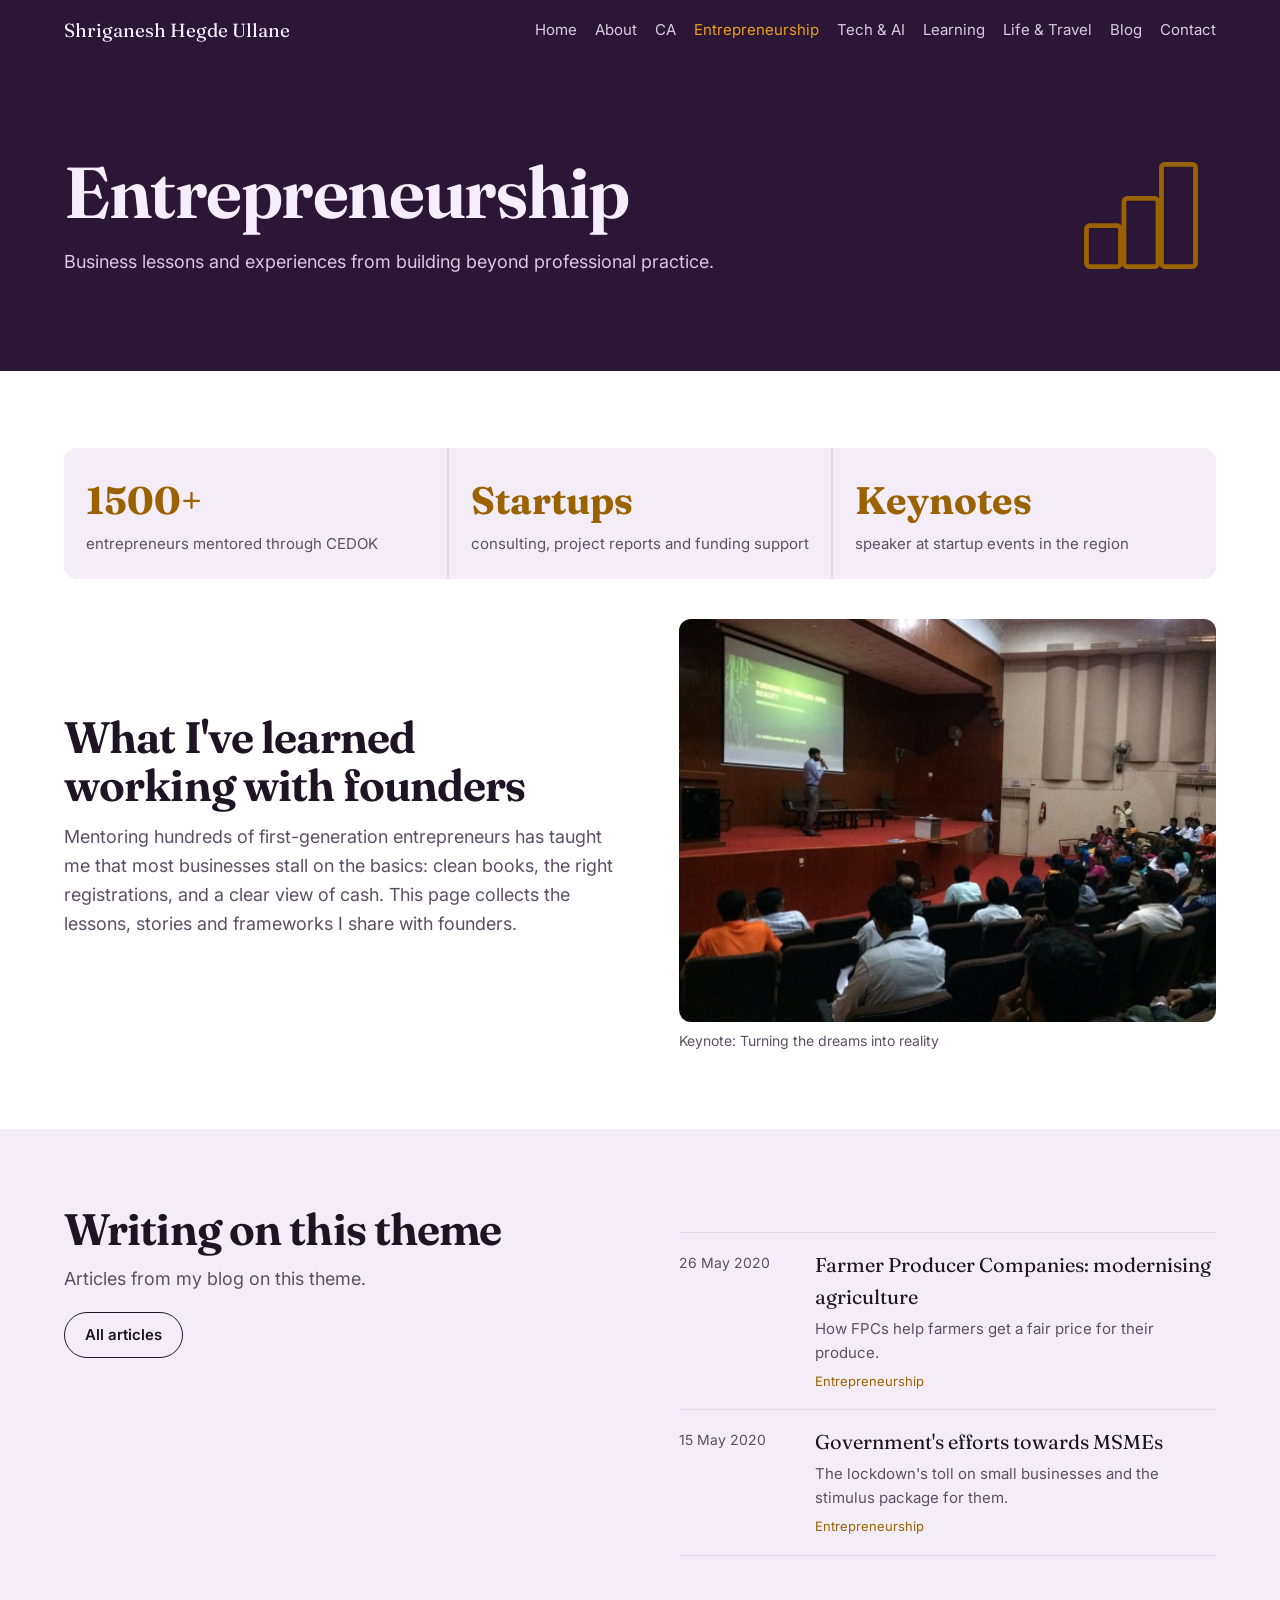
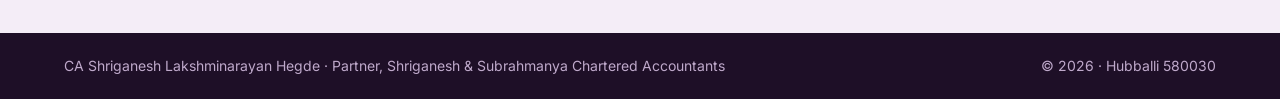
<file: entrepreneurship.html>
<!DOCTYPE html>
<html lang="en">
<head>
<meta charset="utf-8">
<meta name="viewport" content="width=device-width, initial-scale=1">
<title>Entrepreneurship · Shriganesh Hegde Ullane</title>
<meta name="description" content="Business lessons and experiences from CA Shriganesh Hegde Ullane.">
<link rel="preconnect" href="https://fonts.googleapis.com">
<link rel="preconnect" href="https://fonts.gstatic.com" crossorigin>
<link href="https://fonts.googleapis.com/css2?family=Fraunces:opsz,wght@9..144,500;9..144,650&family=Inter:wght@400;500;600&family=Noto+Sans+Kannada:wght@500;600&display=swap" rel="stylesheet">
<link rel="stylesheet" href="style.css">
</head>
<body>
<nav aria-label="Main">
  <div class="wrap">
    <a class="brand" href="index.html">Shriganesh Hegde Ullane</a>
    <button class="menu" id="menu" type="button" aria-expanded="false" aria-controls="links">Menu</button>
    <div class="links" id="links"><a href="index.html">Home</a><a href="about.html">About</a><a href="chartered-accountancy.html">CA</a><a href="entrepreneurship.html" aria-current=page>Entrepreneurship</a><a href="technology.html">Tech & AI</a><a href="learning.html">Learning</a><a href="life.html">Life & Travel</a><a href="blog.html">Blog</a><a href="contact.html">Contact</a></div>
  </div>
</nav>
<header class="phead">
  <div class="wrap">
    <div><h1>Entrepreneurship</h1><p class="lead">Business lessons and experiences from building beyond professional practice.</p></div>
    <div class="bigico"><svg class="ico" viewBox="0 0 44 44" fill="none" stroke="currentColor" stroke-width="2" stroke-linecap="round" stroke-linejoin="round" aria-hidden="true"><rect x="6" y="26" width="10" height="12" rx="1"/><rect x="17" y="18" width="10" height="20" rx="1"/><rect x="28" y="8" width="10" height="30" rx="1"/></svg></div>
  </div>
</header>

<section class="band">
  <div class="wrap">
    <div class="facts">
      <div><b>1500+</b><span>entrepreneurs mentored through CEDOK</span></div>
      <div><b>Startups</b><span>consulting, project reports and funding support</span></div>
      <div><b>Keynotes</b><span>speaker at startup events in the region</span></div>
    </div>
    <div class="split" style="margin-top:40px;align-items:center">
      <div><h2>What I've learned working with founders</h2><p class="lead" style="margin-top:14px">Mentoring hundreds of first-generation entrepreneurs has taught me that most businesses stall on the basics: clean books, the right registrations, and a clear view of cash. This page collects the lessons, stories and frameworks I share with founders.</p></div>
      <figure class="photo1"><img src="images/talk-keynote.jpg" width="1080" height="810" loading="lazy" alt="Shriganesh giving a talk titled Turning the dreams into reality to a full auditorium"><figcaption>Keynote: Turning the dreams into reality</figcaption></figure>
    </div>
  </div>
</section>
<section class="band soft">
  <div class="wrap split">
    <div><h2>Writing on this theme</h2><p class="lead" style="margin-top:12px">Articles from my blog on this theme.</p><a class="btn" href="blog.html">All articles</a></div>
    <ul class="posts" data-cat="Entrepreneurship" data-empty="New articles on this theme are on the way. Meanwhile, browse the full blog."></ul>
  </div>
</section>
<footer>
  <div class="wrap">
    <span>CA Shriganesh Lakshminarayan Hegde · Partner, Shriganesh &amp; Subrahmanya Chartered Accountants</span>
    <span>© <span id="yr">2026</span> · Hubballi 580030</span>
  </div>
</footer>
<script src="site.js"></script>
</body>
</html>
</file>
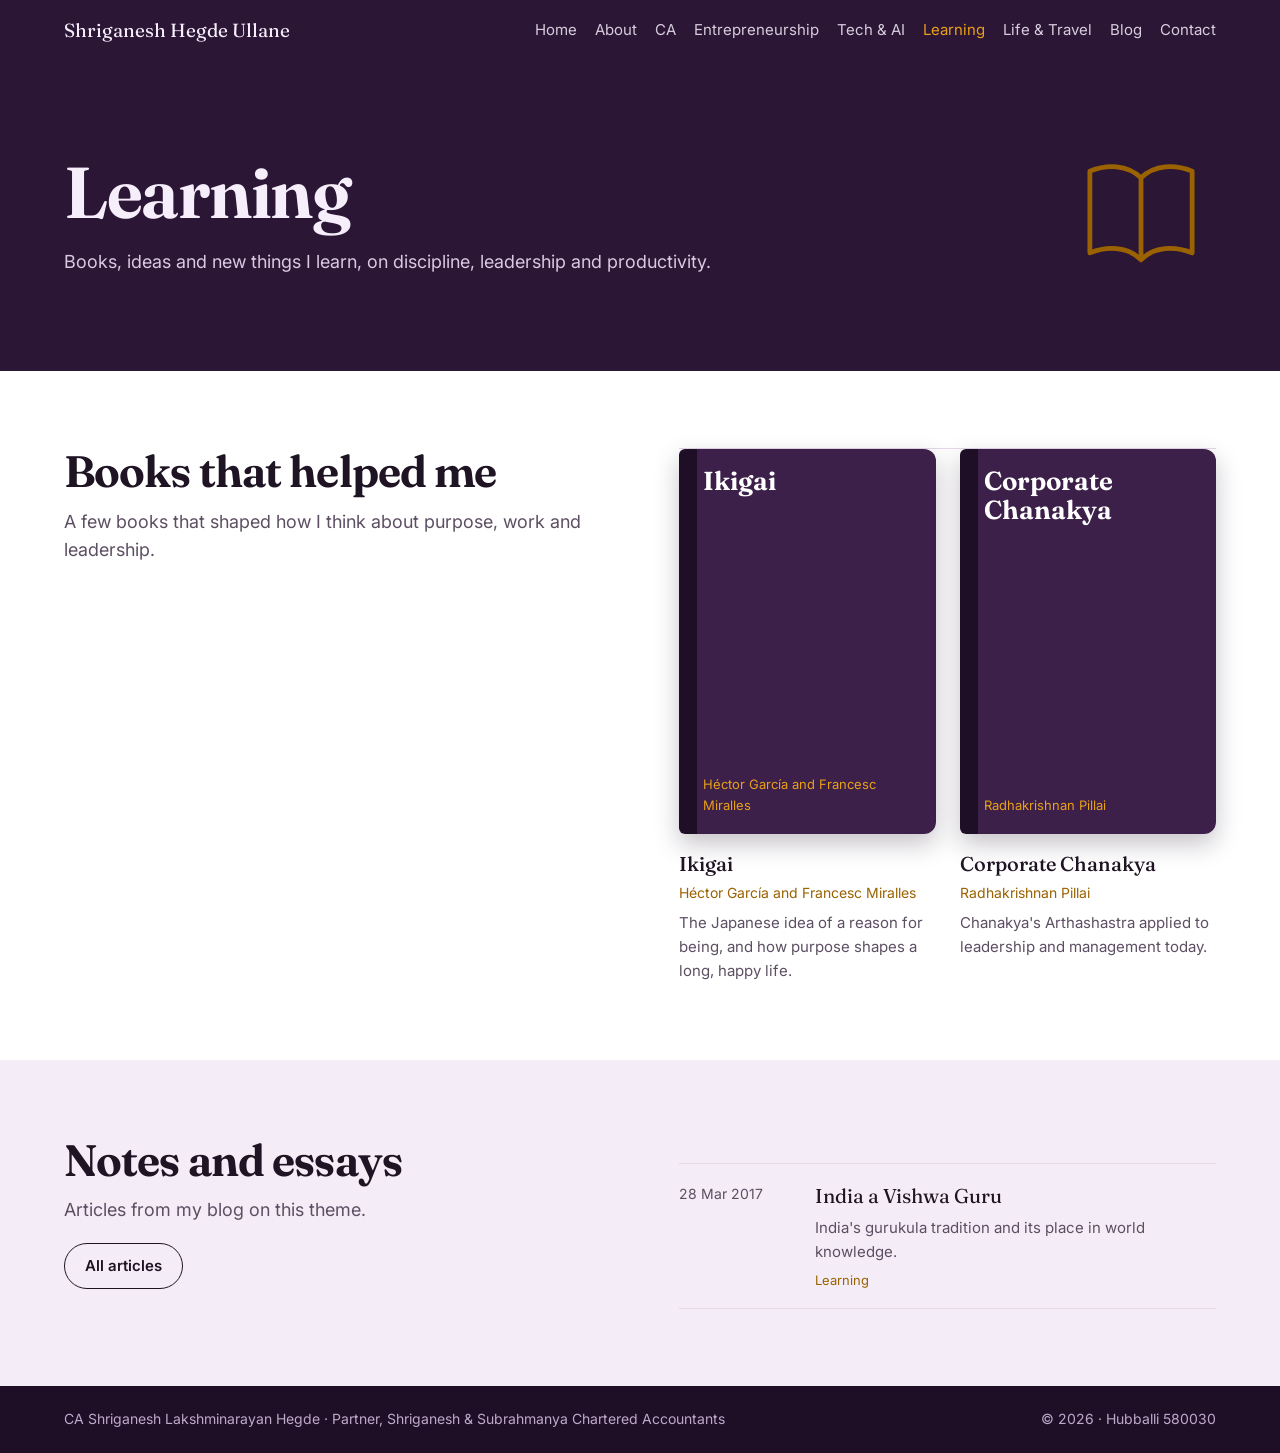
<file: learning.html>
<!DOCTYPE html>
<html lang="en">
<head>
<meta charset="utf-8">
<meta name="viewport" content="width=device-width, initial-scale=1">
<title>Learning · Shriganesh Hegde Ullane</title>
<meta name="description" content="Books, ideas and new things Shriganesh Hegde Ullane is learning.">
<link rel="preconnect" href="https://fonts.googleapis.com">
<link rel="preconnect" href="https://fonts.gstatic.com" crossorigin>
<link href="https://fonts.googleapis.com/css2?family=Fraunces:opsz,wght@9..144,500;9..144,650&family=Inter:wght@400;500;600&family=Noto+Sans+Kannada:wght@500;600&display=swap" rel="stylesheet">
<link rel="stylesheet" href="style.css">
</head>
<body>
<nav aria-label="Main">
  <div class="wrap">
    <a class="brand" href="index.html">Shriganesh Hegde Ullane</a>
    <button class="menu" id="menu" type="button" aria-expanded="false" aria-controls="links">Menu</button>
    <div class="links" id="links"><a href="index.html">Home</a><a href="about.html">About</a><a href="chartered-accountancy.html">CA</a><a href="entrepreneurship.html">Entrepreneurship</a><a href="technology.html">Tech & AI</a><a href="learning.html" aria-current=page>Learning</a><a href="life.html">Life & Travel</a><a href="blog.html">Blog</a><a href="contact.html">Contact</a></div>
  </div>
</nav>
<header class="phead">
  <div class="wrap">
    <div><h1>Learning</h1><p class="lead">Books, ideas and new things I learn, on discipline, leadership and productivity.</p></div>
    <div class="bigico"><svg class="ico" viewBox="0 0 44 44" fill="none" stroke="currentColor" stroke-width="2" stroke-linecap="round" stroke-linejoin="round" aria-hidden="true"><path d="M22 12c-4-4-10-4-15-2v24c5-2 11-2 15 2 4-4 10-4 15-2V10c-5-2-11-2-15 2zM22 12v24"/></svg></div>
  </div>
</header>

<section class="band">
  <div class="wrap split">
    <div><h2>Books that helped me</h2><p class="lead" style="margin-top:12px">A few books that shaped how I think about purpose, work and leadership.</p></div>
    <div class="books" id="books"></div>
  </div>
</section>
<section class="band soft">
  <div class="wrap split">
    <div><h2>Notes and essays</h2><p class="lead" style="margin-top:12px">Articles from my blog on this theme.</p><a class="btn" href="blog.html">All articles</a></div>
    <ul class="posts" data-cat="Learning" data-empty="New articles on this theme are on the way. Meanwhile, browse the full blog."></ul>
  </div>
</section>
<footer>
  <div class="wrap">
    <span>CA Shriganesh Lakshminarayan Hegde · Partner, Shriganesh &amp; Subrahmanya Chartered Accountants</span>
    <span>© <span id="yr">2026</span> · Hubballi 580030</span>
  </div>
</footer>
<script src="site.js"></script>
</body>
</html>
</file>
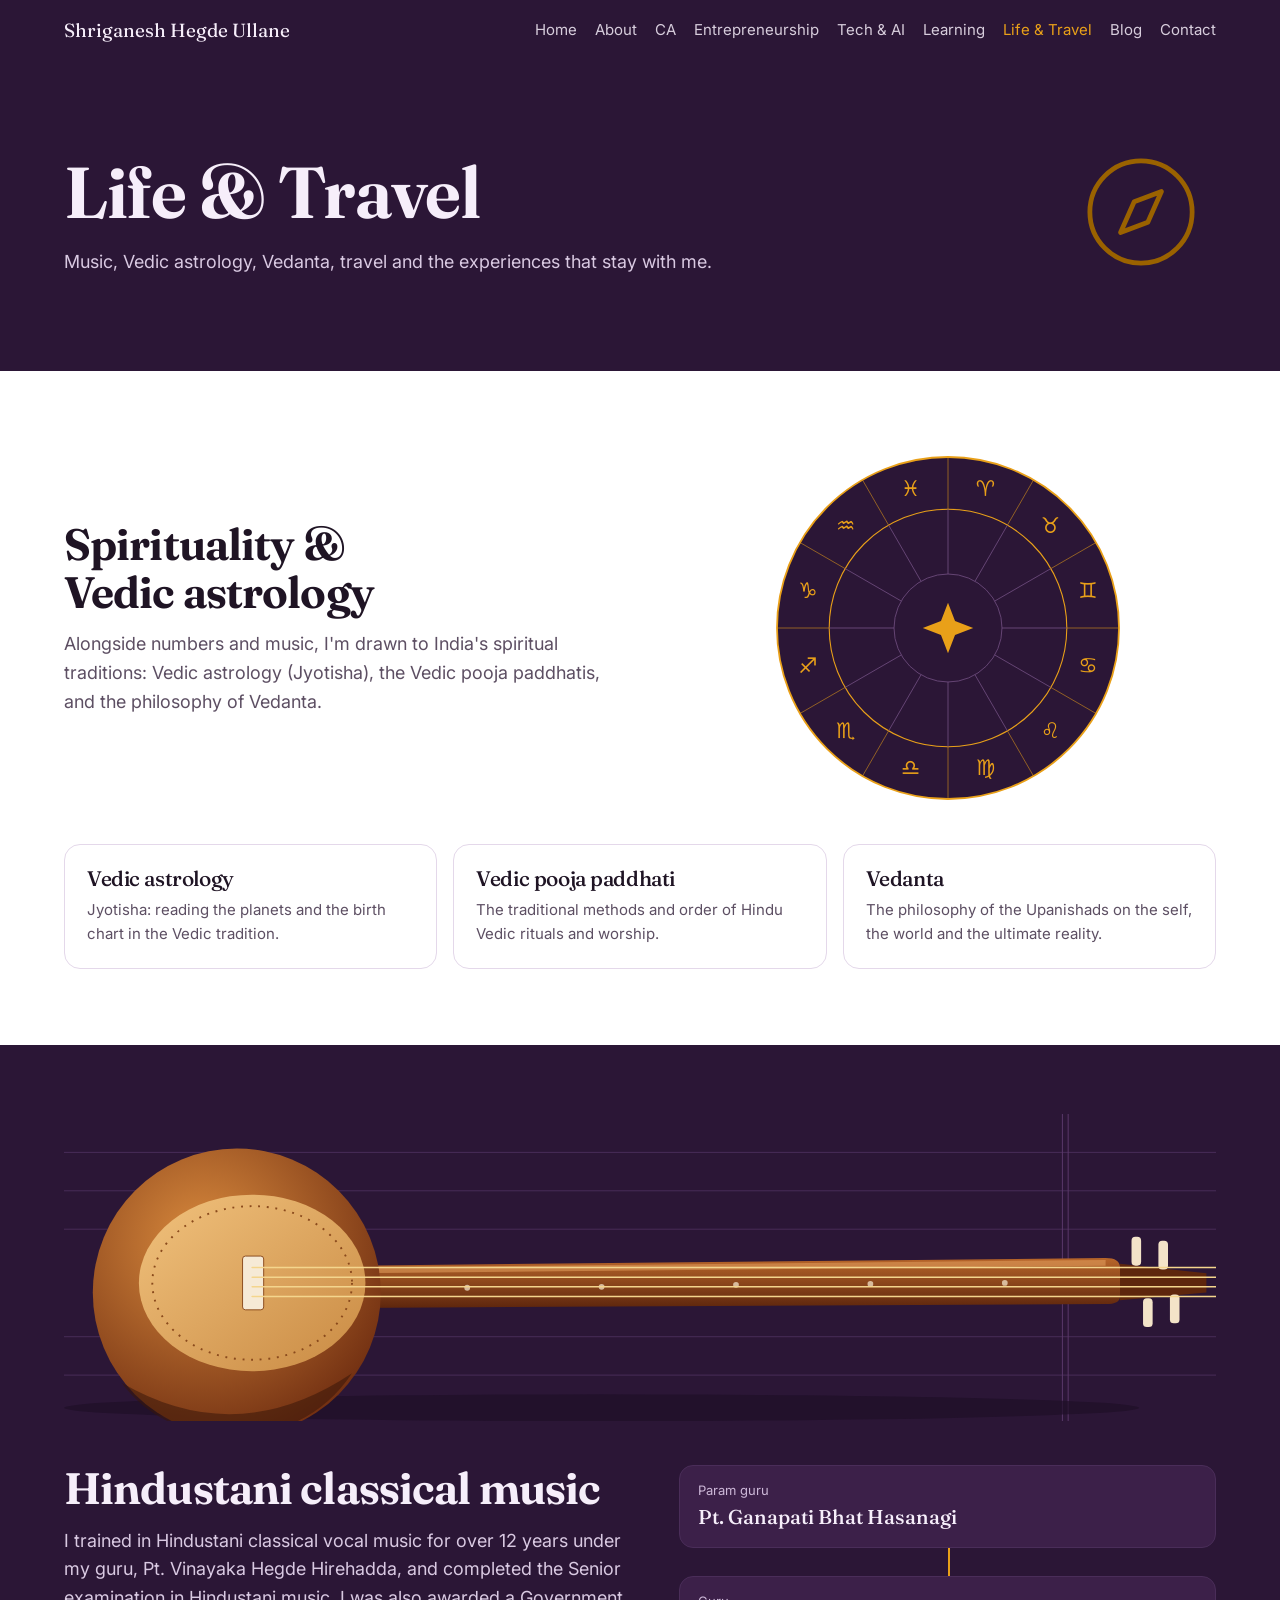
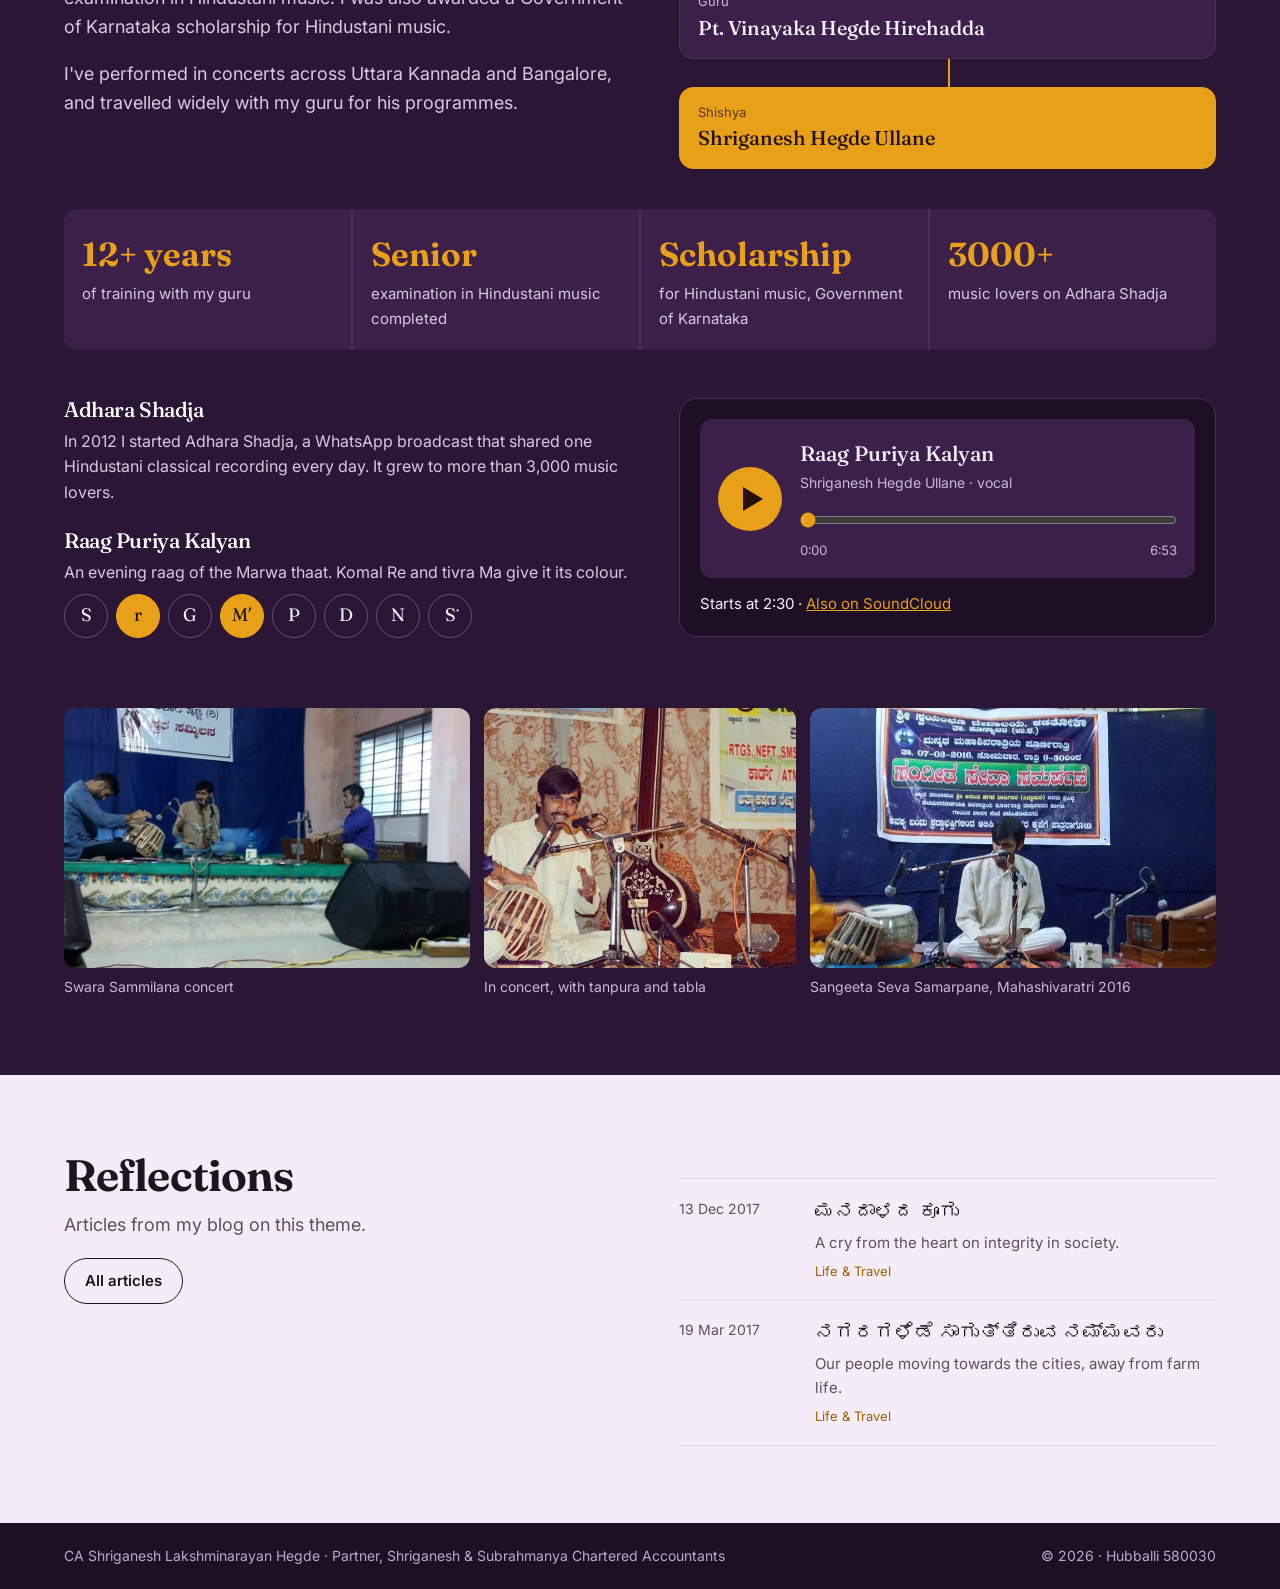
<file: life.html>
<!DOCTYPE html>
<html lang="en">
<head>
<meta charset="utf-8">
<meta name="viewport" content="width=device-width, initial-scale=1">
<title>Life & Travel · Shriganesh Hegde Ullane</title>
<meta name="description" content="Experiences, spirituality, music and travel.">
<link rel="preconnect" href="https://fonts.googleapis.com">
<link rel="preconnect" href="https://fonts.gstatic.com" crossorigin>
<link href="https://fonts.googleapis.com/css2?family=Fraunces:opsz,wght@9..144,500;9..144,650&family=Inter:wght@400;500;600&family=Noto+Sans+Kannada:wght@500;600&display=swap" rel="stylesheet">
<link rel="stylesheet" href="style.css">
</head>
<body>
<nav aria-label="Main">
  <div class="wrap">
    <a class="brand" href="index.html">Shriganesh Hegde Ullane</a>
    <button class="menu" id="menu" type="button" aria-expanded="false" aria-controls="links">Menu</button>
    <div class="links" id="links"><a href="index.html">Home</a><a href="about.html">About</a><a href="chartered-accountancy.html">CA</a><a href="entrepreneurship.html">Entrepreneurship</a><a href="technology.html">Tech & AI</a><a href="learning.html">Learning</a><a href="life.html" aria-current=page>Life & Travel</a><a href="blog.html">Blog</a><a href="contact.html">Contact</a></div>
  </div>
</nav>
<header class="phead">
  <div class="wrap">
    <div><h1>Life &amp; Travel</h1><p class="lead">Music, Vedic astrology, Vedanta, travel and the experiences that stay with me.</p></div>
    <div class="bigico"><svg class="ico" viewBox="0 0 44 44" fill="none" stroke="currentColor" stroke-width="2" stroke-linecap="round" stroke-linejoin="round" aria-hidden="true"><circle cx="22" cy="22" r="15"/><path d="M28 16l-4 9-8 3 4-9z"/></svg></div>
  </div>
</header>

<section class="band" id="astrology">
  <div class="wrap split" style="align-items:center">
    <div>
      <h2>Spirituality &amp; Vedic astrology</h2>
      <p class="lead" style="margin-top:14px">Alongside numbers and music, I'm drawn to India's spiritual traditions: Vedic astrology (Jyotisha), the Vedic pooja paddhatis, and the philosophy of Vedanta.</p>
    </div>
    <svg class="astro" viewBox="0 0 400 400" aria-hidden="true"><circle cx="200" cy="200" r="190" fill="var(--dusk)" stroke="var(--gold)" stroke-width="2"/><circle cx="200" cy="200" r="132" fill="none" stroke="var(--gold)" stroke-width="1.2"/><circle cx="200" cy="200" r="60" fill="none" stroke="#6b4a7b" stroke-width="1"/><line x1="200.0" y1="68.0" x2="200.0" y2="10.0" stroke="var(--gold)" stroke-width="1" opacity=".6"/><text x="241.7" y="44.5">♈︎</text><line x1="200.0" y1="140.0" x2="200.0" y2="68.0" stroke="#6b4a7b" stroke-width="1"/><line x1="266.0" y1="85.7" x2="295.0" y2="35.5" stroke="var(--gold)" stroke-width="1" opacity=".6"/><text x="313.8" y="86.2">♉︎</text><line x1="230.0" y1="148.0" x2="266.0" y2="85.7" stroke="#6b4a7b" stroke-width="1"/><line x1="314.3" y1="134.0" x2="364.5" y2="105.0" stroke="var(--gold)" stroke-width="1" opacity=".6"/><text x="355.5" y="158.3">♊︎</text><line x1="252.0" y1="170.0" x2="314.3" y2="134.0" stroke="#6b4a7b" stroke-width="1"/><line x1="332.0" y1="200.0" x2="390.0" y2="200.0" stroke="var(--gold)" stroke-width="1" opacity=".6"/><text x="355.5" y="241.7">♋︎</text><line x1="260.0" y1="200.0" x2="332.0" y2="200.0" stroke="#6b4a7b" stroke-width="1"/><line x1="314.3" y1="266.0" x2="364.5" y2="295.0" stroke="var(--gold)" stroke-width="1" opacity=".6"/><text x="313.8" y="313.8">♌︎</text><line x1="252.0" y1="230.0" x2="314.3" y2="266.0" stroke="#6b4a7b" stroke-width="1"/><line x1="266.0" y1="314.3" x2="295.0" y2="364.5" stroke="var(--gold)" stroke-width="1" opacity=".6"/><text x="241.7" y="355.5">♍︎</text><line x1="230.0" y1="252.0" x2="266.0" y2="314.3" stroke="#6b4a7b" stroke-width="1"/><line x1="200.0" y1="332.0" x2="200.0" y2="390.0" stroke="var(--gold)" stroke-width="1" opacity=".6"/><text x="158.3" y="355.5">♎︎</text><line x1="200.0" y1="260.0" x2="200.0" y2="332.0" stroke="#6b4a7b" stroke-width="1"/><line x1="134.0" y1="314.3" x2="105.0" y2="364.5" stroke="var(--gold)" stroke-width="1" opacity=".6"/><text x="86.2" y="313.8">♏︎</text><line x1="170.0" y1="252.0" x2="134.0" y2="314.3" stroke="#6b4a7b" stroke-width="1"/><line x1="85.7" y1="266.0" x2="35.5" y2="295.0" stroke="var(--gold)" stroke-width="1" opacity=".6"/><text x="44.5" y="241.7">♐︎</text><line x1="148.0" y1="230.0" x2="85.7" y2="266.0" stroke="#6b4a7b" stroke-width="1"/><line x1="68.0" y1="200.0" x2="10.0" y2="200.0" stroke="var(--gold)" stroke-width="1" opacity=".6"/><text x="44.5" y="158.3">♑︎</text><line x1="140.0" y1="200.0" x2="68.0" y2="200.0" stroke="#6b4a7b" stroke-width="1"/><line x1="85.7" y1="134.0" x2="35.5" y2="105.0" stroke="var(--gold)" stroke-width="1" opacity=".6"/><text x="86.2" y="86.2">♒︎</text><line x1="148.0" y1="170.0" x2="85.7" y2="134.0" stroke="#6b4a7b" stroke-width="1"/><line x1="134.0" y1="85.7" x2="105.0" y2="35.5" stroke="var(--gold)" stroke-width="1" opacity=".6"/><text x="158.3" y="44.5">♓︎</text><line x1="170.0" y1="148.0" x2="134.0" y2="85.7" stroke="#6b4a7b" stroke-width="1"/><polygon points="200.0,172.0 207.8,192.2 228.0,200.0 207.8,207.8 200.0,228.0 192.2,207.8 172.0,200.0 192.2,192.2" fill="var(--gold)"/></svg>
  </div>
  <div class="wrap grid3s">
    <div class="card"><h3>Vedic astrology</h3><p>Jyotisha: reading the planets and the birth chart in the Vedic tradition.</p></div>
    <div class="card"><h3>Vedic pooja paddhati</h3><p>The traditional methods and order of Hindu Vedic rituals and worship.</p></div>
    <div class="card"><h3>Vedanta</h3><p>The philosophy of the Upanishads on the self, the world and the ultimate reality.</p></div>
  </div>
</section>
<section class="band music" id="music">
  <svg class="tanpura" style="margin:-8px 0 36px" viewBox="0 0 1200 320" preserveAspectRatio="xMinYMid slice" role="img" aria-label="A tanpura lying on its side, its strings running on as ruled lines">
    <defs>
      <radialGradient id="gourd" cx=".38" cy=".32" r=".75"><stop offset="0" stop-color="#d98a3d"/><stop offset="1" stop-color="#6e2c10"/></radialGradient>
      <linearGradient id="neck" x1="0" y1="0" x2="0" y2="1"><stop offset="0" stop-color="#b8662a"/><stop offset="1" stop-color="#5e260d"/></linearGradient>
      <linearGradient id="face" x1="0" y1="0" x2="1" y2="1"><stop offset="0" stop-color="#f1c27d"/><stop offset="1" stop-color="#c98a43"/></linearGradient>
    </defs>
    <g stroke="#4a2d59" stroke-width="1">
      <line x1="0" y1="40" x2="1200" y2="40"/><line x1="0" y1="80" x2="1200" y2="80"/><line x1="0" y1="120" x2="1200" y2="120"/><line x1="0" y1="232" x2="1200" y2="232"/><line x1="0" y1="272" x2="1200" y2="272"/>
      <line x1="1040" y1="0" x2="1040" y2="320" stroke="#5c3a6c"/><line x1="1046" y1="0" x2="1046" y2="320" stroke="#5c3a6c"/>
    </g>
    <ellipse cx="560" cy="306" rx="560" ry="14" fill="#1e0f27" opacity=".7"/>
    <path d="M300 158 L1085 150 Q1100 150 1100 160 L1100 190 Q1100 198 1085 198 L300 202 Z" fill="url(#neck)"/>
    <path d="M300 160 L1085 152 L1085 158 L300 166 Z" fill="#e3a160" opacity=".55"/>
    <g fill="#f3e3c8" opacity=".75"><circle cx="420" cy="181" r="3"/><circle cx="560" cy="180" r="3"/><circle cx="700" cy="178" r="3"/><circle cx="840" cy="177" r="3"/><circle cx="980" cy="176" r="3"/></g>
    <path d="M1100 156 L1190 166 L1190 186 L1100 194 Z" fill="#5e260d"/>
    <g fill="#f3e3c8"><rect x="1112" y="128" width="10" height="30" rx="4"/><rect x="1140" y="132" width="10" height="30" rx="4"/><rect x="1124" y="192" width="10" height="30" rx="4"/><rect x="1152" y="188" width="10" height="30" rx="4"/></g>
    <circle cx="180" cy="186" r="150" fill="url(#gourd)"/>
    <path d="M60 280 Q180 350 300 270 Q260 330 180 336 Q100 334 60 280Z" fill="#3a160a" opacity=".55"/>
    <ellipse cx="196" cy="176" rx="118" ry="92" fill="url(#face)"/>
    <ellipse cx="196" cy="176" rx="104" ry="80" fill="none" stroke="#8a4a1c" stroke-width="2" stroke-dasharray="2 7"/>
    <rect x="186" y="148" width="22" height="56" rx="3" fill="#f6ead6" stroke="#8a4a1c"/>
    <g stroke="#f4d58d" stroke-width="1.6" stroke-linecap="round">
      <line class="str" x1="196" y1="160" x2="1200" y2="160"/>
      <line class="str" x1="196" y1="170" x2="1200" y2="170"/>
      <line class="str" x1="196" y1="180" x2="1200" y2="180"/>
      <line class="str" x1="196" y1="190" x2="1200" y2="190"/>
    </g>
  </svg>
  <div class="wrap">
    <div class="split">
      <div>
        <h2>Hindustani classical music</h2>
        <p class="lead" style="margin-top:14px">I trained in Hindustani classical vocal music for over 12 years under my guru, Pt. Vinayaka Hegde Hirehadda, and completed the Senior examination in Hindustani music. I was also awarded a Government of Karnataka scholarship for Hindustani music.</p>
        <p class="lead">I've performed in concerts across Uttara Kannada and Bangalore, and travelled widely with my guru for his programmes.</p>
      </div>
      <div class="lineage" aria-label="Guru lineage">
        <div><small>Param guru</small><b>Pt. Ganapati Bhat Hasanagi</b></div>
        <div><small>Guru</small><b>Pt. Vinayaka Hegde Hirehadda</b></div>
        <div class="me"><small>Shishya</small><b>Shriganesh Hegde Ullane</b></div>
      </div>
    </div>
    <div class="mfacts">
      <div><b>12+ years</b><span>of training with my guru</span></div>
      <div><b>Senior</b><span>examination in Hindustani music completed</span></div>
      <div><b>Scholarship</b><span>for Hindustani music, Government of Karnataka</span></div>
      <div><b>3000+</b><span>music lovers on Adhara Shadja</span></div>
    </div>
    <div class="split" style="margin-top:48px">
      <div class="adhara">
        <h3>Adhara Shadja</h3>
        <p>In 2012 I started Adhara Shadja, a WhatsApp broadcast that shared one Hindustani classical recording every day. It grew to more than 3,000 music lovers.</p>
        <h3 style="margin-top:24px">Raag Puriya Kalyan</h3>
        <p>An evening raag of the Marwa thaat. Komal Re and tivra Ma give it its colour.</p>
        <div class="swara" aria-label="Notes of the raag"><span>S</span><span class="v">r</span><span>G</span><span class="v">M′</span><span>P</span><span>D</span><span>N</span><span>Ṡ</span></div>
      </div>
      <div class="player">
        <audio id="raag" preload="metadata" src="audio/raag-puriya-kalyan.mp3"></audio>
        <div class="ap">
          <button type="button" id="apbtn" class="apbtn" aria-label="Play Raag Puriya Kalyan"></button>
          <div class="apmeta">
            <b>Raag Puriya Kalyan</b><small>Shriganesh Hegde Ullane · vocal</small>
            <input type="range" id="apseek" min="0" max="413" step="1" value="150" aria-label="Position in the recording">
            <div class="aptime"><span id="apcur">2:30</span><span id="apdur">6:53</span></div>
          </div>
        </div>
        <p style="margin:14px 0 0;font-size:15px">Starts at 2:30 · <a href="https://soundcloud.com/shrihegde-941531445/shriganesh-hegde-ullane-raag-puriya-kalyan-indian-classical-music" style="color:var(--gold)">Also on SoundCloud</a></p>
      </div>
    </div>

    <div class="gallery" aria-label="Concert photographs">
      <figure><img src="images/concert-swara-sammilana.jpg" width="960" height="540" loading="lazy" alt="Shriganesh singing on stage with tabla and harmonium accompaniment at a Swara Sammilana concert"><figcaption>Swara Sammilana concert</figcaption></figure>
      <figure><img src="images/concert-tanpura.jpg" width="608" height="608" loading="lazy" alt="Shriganesh singing with a tanpura behind him"><figcaption>In concert, with tanpura and tabla</figcaption></figure>
      <figure><img src="images/concert-shivaratri-2016.jpg" width="960" height="452" loading="lazy" alt="Shriganesh performing at Sangeeta Seva Samarpane on Mahashivaratri 2016"><figcaption>Sangeeta Seva Samarpane, Mahashivaratri 2016</figcaption></figure>
    </div>
  </div>
</section><section class="band soft">
  <div class="wrap split">
    <div><h2>Reflections</h2><p class="lead" style="margin-top:12px">Articles from my blog on this theme.</p><a class="btn" href="blog.html">All articles</a></div>
    <ul class="posts" data-cat="Life & Travel" data-empty="New articles on this theme are on the way. Meanwhile, browse the full blog."></ul>
  </div>
</section>
<footer>
  <div class="wrap">
    <span>CA Shriganesh Lakshminarayan Hegde · Partner, Shriganesh &amp; Subrahmanya Chartered Accountants</span>
    <span>© <span id="yr">2026</span> · Hubballi 580030</span>
  </div>
</footer>
<script src="site.js"></script>
</body>
</html>
</file>
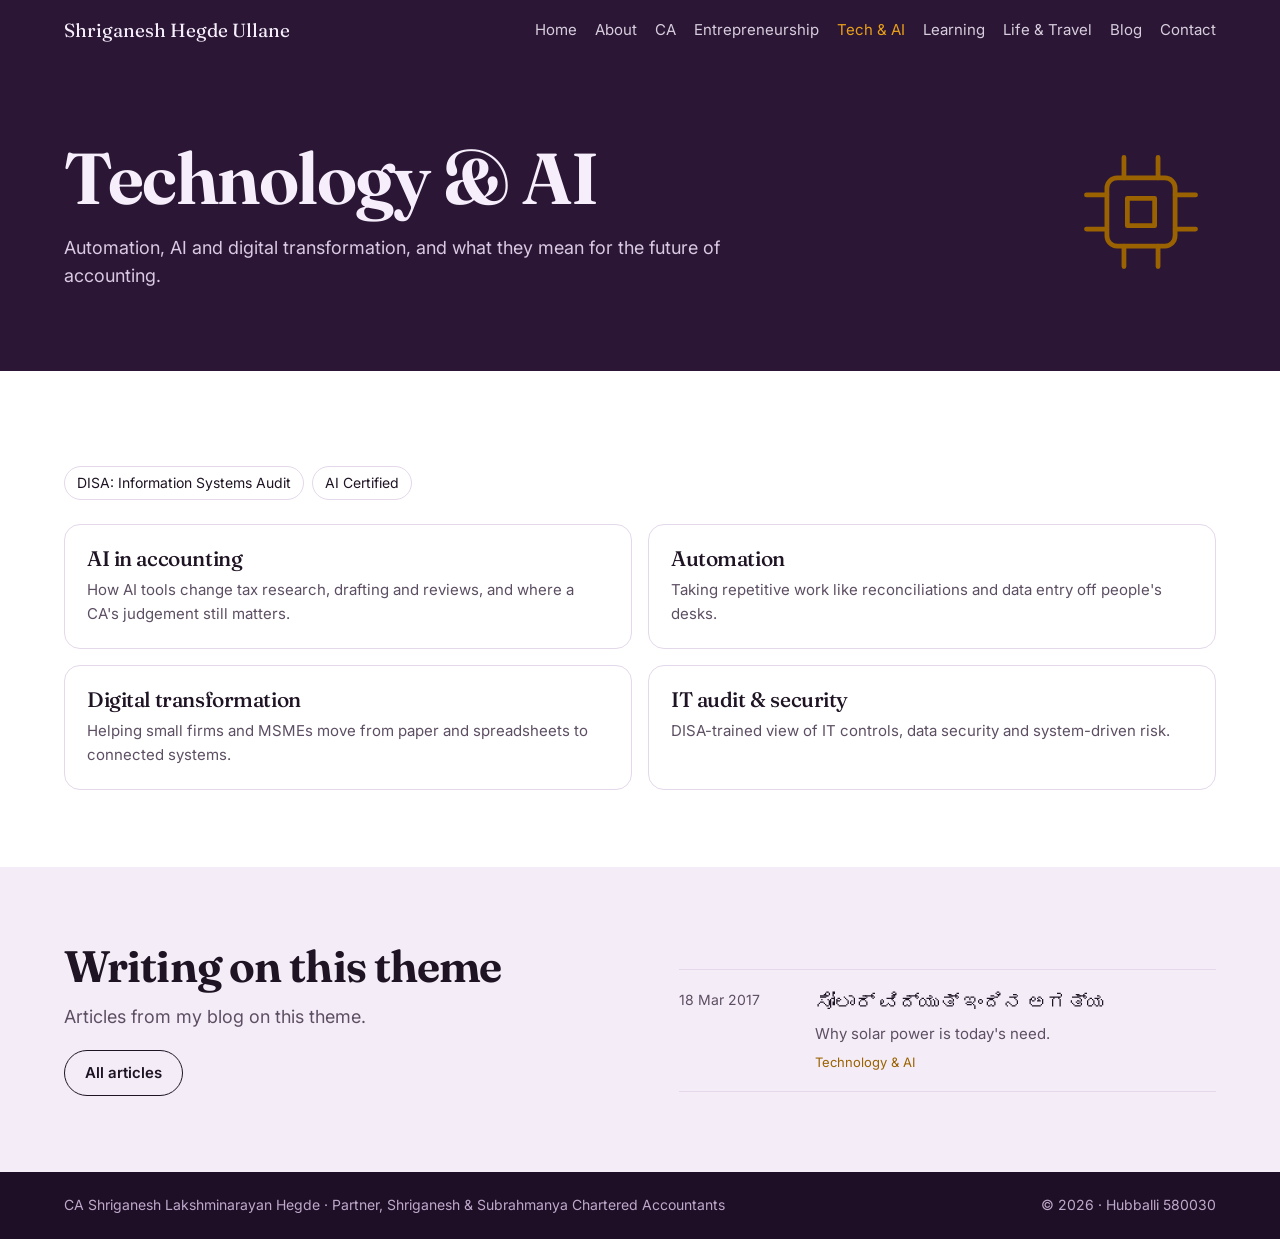
<file: technology.html>
<!DOCTYPE html>
<html lang="en">
<head>
<meta charset="utf-8">
<meta name="viewport" content="width=device-width, initial-scale=1">
<title>Technology & AI · Shriganesh Hegde Ullane</title>
<meta name="description" content="Automation, AI and digital transformation in accounting.">
<link rel="preconnect" href="https://fonts.googleapis.com">
<link rel="preconnect" href="https://fonts.gstatic.com" crossorigin>
<link href="https://fonts.googleapis.com/css2?family=Fraunces:opsz,wght@9..144,500;9..144,650&family=Inter:wght@400;500;600&family=Noto+Sans+Kannada:wght@500;600&display=swap" rel="stylesheet">
<link rel="stylesheet" href="style.css">
</head>
<body>
<nav aria-label="Main">
  <div class="wrap">
    <a class="brand" href="index.html">Shriganesh Hegde Ullane</a>
    <button class="menu" id="menu" type="button" aria-expanded="false" aria-controls="links">Menu</button>
    <div class="links" id="links"><a href="index.html">Home</a><a href="about.html">About</a><a href="chartered-accountancy.html">CA</a><a href="entrepreneurship.html">Entrepreneurship</a><a href="technology.html" aria-current=page>Tech & AI</a><a href="learning.html">Learning</a><a href="life.html">Life & Travel</a><a href="blog.html">Blog</a><a href="contact.html">Contact</a></div>
  </div>
</nav>
<header class="phead">
  <div class="wrap">
    <div><h1>Technology &amp; AI</h1><p class="lead">Automation, AI and digital transformation, and what they mean for the future of accounting.</p></div>
    <div class="bigico"><svg class="ico" viewBox="0 0 44 44" fill="none" stroke="currentColor" stroke-width="2" stroke-linecap="round" stroke-linejoin="round" aria-hidden="true"><rect x="12" y="12" width="20" height="20" rx="3"/><path d="M18 18h8v8h-8zM17 6v6M27 6v6M17 32v6M27 32v6M6 17h6M6 27h6M32 17h6M32 27h6"/></svg></div>
  </div>
</header>

<section class="band">
  <div class="wrap">
    <div class="creds"><span>DISA: Information Systems Audit</span><span>AI Certified</span></div>
    <div class="grid2"><div class="card"><h3>AI in accounting</h3><p>How AI tools change tax research, drafting and reviews, and where a CA's judgement still matters.</p></div><div class="card"><h3>Automation</h3><p>Taking repetitive work like reconciliations and data entry off people's desks.</p></div><div class="card"><h3>Digital transformation</h3><p>Helping small firms and MSMEs move from paper and spreadsheets to connected systems.</p></div><div class="card"><h3>IT audit &amp; security</h3><p>DISA-trained view of IT controls, data security and system-driven risk.</p></div></div>
  </div>
</section>
<section class="band soft">
  <div class="wrap split">
    <div><h2>Writing on this theme</h2><p class="lead" style="margin-top:12px">Articles from my blog on this theme.</p><a class="btn" href="blog.html">All articles</a></div>
    <ul class="posts" data-cat="Technology & AI" data-empty="New articles on this theme are on the way. Meanwhile, browse the full blog."></ul>
  </div>
</section>
<footer>
  <div class="wrap">
    <span>CA Shriganesh Lakshminarayan Hegde · Partner, Shriganesh &amp; Subrahmanya Chartered Accountants</span>
    <span>© <span id="yr">2026</span> · Hubballi 580030</span>
  </div>
</footer>
<script src="site.js"></script>
</body>
</html>
</file>
<file: style.css>
/* VOICE  elegant and personal: a practitioner with a second life on stage
   IDEA   an evening concert programme: dusk-coloured field, a tanpura whose strings run on as ledger lines
   PICTURE a tanpura laid across the first screen, its four strings becoming the ruled lines of an account book
   COLOUR white ground, dusk aubergine fields, marigold accent, lilac zones
   TYPE   Fraunces for display, Inter for text, Noto Sans Kannada for Kannada
   LAYOUT nav, title over a full-width tanpura; below, bands for practice, music, tech, writing, contact */
:root{color-scheme:light dark;--bg:light-dark(#ffffff,#140c18);--ink:light-dark(#1f1424,#f3ecf5);--soft:light-dark(#5d4f63,#bcaec3);--dusk:#2b1636;--dusk2:#3c2049;--gold:#e9a019;--goldink:light-dark(#9a6200,#f0b443);--lilac:light-dark(#f4edf7,#211628);--line:light-dark(#e4d8ea,#3a2a42)}
:root[data-theme=light]{color-scheme:light}:root[data-theme=dark]{color-scheme:dark}
*{box-sizing:border-box;min-width:0}
html{scroll-behavior:smooth;scroll-padding-top:72px}
body{margin:0;background:var(--bg);color:var(--ink);font:16px/1.6 Inter,system-ui,sans-serif;overflow-x:clip}
h1,h2,h3{font-family:Fraunces,Georgia,serif;font-weight:650;letter-spacing:-.02em;line-height:1.08;text-wrap:balance;margin:0}
h2{font-size:clamp(30px,4vw,44px)}
h3{font-size:21px;font-weight:500}
p{margin:0 0 1em}
a{color:inherit}
.kn{font-family:"Noto Sans Kannada",Inter,sans-serif}
.band{padding-block:clamp(40px,6vw,88px);padding-inline:max(5vw,16px)}
.wrap{max-width:1240px;margin:0 auto}
.lead{font-size:18px;color:var(--soft);max-width:62ch}
.btn{display:inline-flex;align-items:center;gap:8px;min-height:46px;padding:0 20px;border-radius:999px;font-weight:600;text-decoration:none;border:1.5px solid currentColor;background:none;color:inherit;font-size:15px;cursor:pointer;white-space:nowrap}
.btn.solid{background:var(--gold);border-color:var(--gold);color:#24120a}
.btn:hover{filter:brightness(1.08)}
.btn:focus-visible,a:focus-visible,input:focus-visible,button:focus-visible{outline:3px solid var(--gold);outline-offset:2px}
.row{display:flex;flex-wrap:wrap;gap:12px}
/* nav */
nav{position:sticky;top:0;z-index:5;background:var(--dusk);color:#f6eefa;padding:10px max(5vw,16px)}
nav .wrap{display:flex;align-items:center;gap:20px;flex-wrap:wrap}
nav .brand{font-family:Fraunces,serif;font-size:19px;text-decoration:none;margin-right:auto}
nav .links{display:flex;gap:18px;flex-wrap:wrap}
nav .links a{text-decoration:none;font-size:15px;opacity:.85;padding:8px 0}
nav .links a:hover{opacity:1;color:var(--gold)}
/* hero */
.hero{position:relative;background:var(--dusk);color:#f6eefa;min-height:min(92svh,860px);display:grid;grid-template-columns:minmax(0,1fr) minmax(0,1fr);overflow:hidden}
.hero .photo{position:relative;grid-row:1;grid-column:1/3}
.hero .photo img{position:absolute;inset:0;width:64%;height:100%;object-fit:cover;object-position:50% 12%;filter:brightness(.82) saturate(.9)}
.hero .photo::after{content:"";position:absolute;inset:0;background:linear-gradient(90deg,rgba(43,22,54,0) 18%,rgba(43,22,54,.6) 40%,var(--dusk) 55%),linear-gradient(0deg,rgba(43,22,54,.7),rgba(43,22,54,0) 30%)}
.hero .copy{grid-row:1;grid-column:2;position:relative;display:flex;flex-direction:column;justify-content:center;padding:clamp(32px,5vw,72px) max(5vw,16px) clamp(28px,4vw,48px) 0}
.hero .avail{display:inline-flex;align-items:center;gap:8px;font-size:14px;color:#d9c9e2;margin-bottom:auto}
.hero .avail i{width:9px;height:9px;border-radius:50%;background:var(--gold)}
.slides{display:grid;margin:auto 0}
.slide{grid-area:1/1;margin:0;opacity:0;transform:translateY(12px);transition:opacity .6s,transform .6s;pointer-events:none}
.slide.on{opacity:1;transform:none;pointer-events:auto}
.slide blockquote{margin:0;font-family:Fraunces,Georgia,serif;font-weight:650;font-size:clamp(38px,4.8vw,72px);line-height:1.04;letter-spacing:-.025em;text-wrap:balance}
.slide figcaption{margin-top:26px;font-family:Fraunces,serif;font-size:22px;color:var(--gold)}
.slide figcaption a{text-decoration:none}
.ctrl{display:flex;align-items:center;gap:12px;margin-top:auto;padding-top:32px}
.dots{display:flex;gap:8px;margin-right:auto}
.dots button{width:28px;height:44px;border:0;background:none;padding:0;cursor:pointer}
.dots button::after{content:"";display:block;height:3px;border-radius:2px;background:#6b4a7b}
.dots button[aria-current=true]::after{background:var(--gold)}
.arw{width:60px;height:44px;border-radius:999px;border:0;background:rgba(255,255,255,.1);color:#fff;font-size:20px;cursor:pointer}
.arw:hover{background:rgba(255,255,255,.2)}
@media(max-width:760px){.hero{grid-template-columns:minmax(0,1fr);min-height:0}.hero .photo{grid-column:1;height:62svh;min-height:360px}.hero .photo img{width:100%}.hero .photo::after{background:linear-gradient(0deg,var(--dusk) 2%,rgba(43,22,54,0) 45%)}.hero .copy{grid-row:2;grid-column:1;padding:0 16px 28px;margin-top:-90px}.hero .avail{margin-bottom:18px}}
.str{animation:pluck 2.6s ease-out 1}
.str:nth-child(2){animation-delay:.15s}.str:nth-child(3){animation-delay:.3s}.str:nth-child(4){animation-delay:.45s}
@keyframes pluck{0%,100%{transform:translateY(0)}10%{transform:translateY(-2.5px)}20%{transform:translateY(2px)}32%{transform:translateY(-1.2px)}45%{transform:translateY(.6px)}}
@media(prefers-reduced-motion:reduce){.str{animation:none}html{scroll-behavior:auto}}
/* stats strip */
.stats{display:grid;grid-template-columns:repeat(auto-fit,minmax(11em,1fr));gap:2px;background:var(--line);border-block:1px solid var(--line)}
.stats div{background:var(--bg);padding:22px max(2vw,16px)}
.stats b{display:block;font-family:Fraunces,serif;font-size:clamp(30px,3.4vw,42px);font-weight:650;color:var(--goldink)}
.stats span{color:var(--soft);font-size:15px}
/* practice */
.split{display:grid;grid-template-columns:minmax(0,1.05fr) minmax(0,1fr);gap:clamp(28px,4vw,64px);align-items:start}
.creds{display:flex;flex-wrap:wrap;gap:8px;margin:18px 0 24px}
.creds span{border:1px solid var(--line);border-radius:999px;padding:5px 12px;font-size:14px}
.svc{display:grid;grid-template-columns:repeat(auto-fit,minmax(15em,1fr));gap:16px;margin-top:36px}
.svc div{background:var(--lilac);border-radius:14px;padding:20px}
.svc h3{margin-bottom:10px}
.svc ul{margin:0;padding-left:18px;color:var(--soft);font-size:15px}
.svc li{margin:3px 0}
.honours{margin:0;padding:0;list-style:none;border-top:1px solid var(--line)}
.honours li{padding:12px 0;border-bottom:1px solid var(--line);display:flex;gap:14px}
.honours li::before{content:"";flex:none;width:8px;height:8px;margin-top:9px;border-radius:50%;background:var(--gold)}
/* music */
.music{background:var(--dusk);color:#f6eefa}
.music .lead{color:#d9c9e2}
.raga{display:grid;grid-template-columns:repeat(auto-fit,minmax(9em,1fr));gap:2px;margin:24px 0;background:#4a2d59;border-radius:12px;overflow:hidden}
.raga div{background:var(--dusk2);padding:14px 16px}
.raga small{display:block;font-size:13px;color:#cdb8d8}
.swara{display:flex;flex-wrap:wrap;gap:8px;margin:8px 0 22px}
.swara span{min-width:44px;height:44px;display:grid;place-items:center;border:1px solid #6b4a7b;border-radius:50%;font-family:Fraunces,serif;font-size:18px}
.swara span.v{background:var(--gold);color:#24120a;border-color:var(--gold)}
.player{background:#1e0f27;border-radius:18px;padding:20px;border:1px solid #4a2d59}
.facade{width:100%;min-height:166px;display:flex;align-items:center;gap:18px;padding:18px;border-radius:12px;background:var(--dusk2);color:inherit;border:0;cursor:pointer;text-align:left;font:inherit}
.facade .play{flex:none;width:64px;height:64px;border-radius:50%;background:var(--gold);display:grid;place-items:center}
.facade .play::after{content:"";border-left:20px solid #24120a;border-block:12px solid transparent;margin-left:5px}
.facade b{display:block;font-family:Fraunces,serif;font-size:22px;font-weight:500}
.facade small{color:#cdb8d8;font-size:14px}
.player iframe{width:100%;border:0;border-radius:12px;display:block}
.vid{aspect-ratio:16/9;border-radius:18px;overflow:hidden;background:var(--dusk);color:#f6eefa}
.vid .facade{height:100%;min-height:0;border-radius:0;justify-content:center;flex-direction:column;text-align:center}
.vid iframe{width:100%;height:100%;border:0;display:block}
/* tech */
.themes{display:grid;grid-template-columns:repeat(5,minmax(0,1fr));gap:14px;margin-top:36px}
.themes .card{border-top:3px solid var(--gold)}
@media(max-width:1100px){.themes{grid-template-columns:repeat(2,minmax(0,1fr))}.themes .card:last-child{grid-column:1/-1}}
@media(max-width:560px){.themes{grid-template-columns:minmax(0,1fr)}}
.card{border:1px solid var(--line);border-radius:16px;padding:22px}
.card h3{margin-bottom:8px}
.card p{color:var(--soft);font-size:15px;margin:0}
.ico{width:44px;height:44px;margin-bottom:14px;color:var(--goldink)}
/* writing */
.posts{list-style:none;padding:0;margin:26px 0 0;border-top:1px solid var(--line)}
.posts li{display:grid;grid-template-columns:7.5em minmax(0,1fr);gap:16px;padding:16px 0;border-bottom:1px solid var(--line)}
.posts time{color:var(--soft);font-size:14px;white-space:nowrap;padding-top:3px}
.posts a{font-family:Fraunces,serif;font-size:20px;text-decoration:none}
.posts a:hover{color:var(--goldink)}
.posts p{margin:4px 0 0;color:var(--soft);font-size:15px}
/* contact */
.contact{background:var(--dusk);color:#f6eefa}
.contact .lead{color:#d9c9e2}
.cgrid{display:grid;grid-template-columns:repeat(auto-fit,minmax(14em,1fr));gap:2px;margin:30px 0;background:#4a2d59;border-radius:14px;overflow:hidden}
.cgrid div{background:var(--dusk2);padding:18px}
.cgrid small{display:block;color:#cdb8d8;font-size:13px;margin-bottom:4px}
.cgrid a{text-decoration:none;overflow-wrap:anywhere}
.cgrid a:hover{color:var(--gold)}
.social{display:flex;flex-wrap:wrap;gap:10px 22px;font-size:15px}
.social a{color:#d9c9e2;text-decoration:none;padding:8px 0}
.social a:hover{color:var(--gold)}
footer{background:#1e0f27;color:#bfa9cb;font-size:14px;padding:22px max(5vw,16px)}
footer .wrap{display:flex;flex-wrap:wrap;gap:8px 24px;justify-content:space-between}
@media(max-width:860px){.split{grid-template-columns:minmax(0,1fr)}}
@media(max-width:600px){nav .links{gap:14px;width:100%;overflow-x:auto}.posts li{grid-template-columns:minmax(0,1fr);gap:2px}}

/* ---- multi-page additions ---- */
nav .links a[aria-current=page]{opacity:1;color:var(--gold)}
nav .menu{display:none;min-height:44px;padding:0 16px;border-radius:999px;border:1.5px solid #6b4a7b;background:none;color:inherit;font:600 15px Inter,sans-serif;cursor:pointer}
@media(max-width:1100px){
  nav .menu{display:inline-flex;align-items:center}
  nav .links{display:none;width:100%;flex-direction:column;gap:0;padding:8px 0 4px}
  nav .links.open{display:flex}
  nav .links a{padding:12px 0;border-top:1px solid #4a2d59;font-size:16px}
}
.soft{background:var(--lilac)}
.phead{background:var(--dusk);color:#f6eefa;padding:clamp(40px,6vw,88px) max(5vw,16px)}
.phead .wrap{display:grid;grid-template-columns:minmax(0,1fr) auto;gap:32px;align-items:center}
.phead h1{font-size:clamp(40px,6vw,72px)}
.phead .lead{color:#d9c9e2;margin:16px 0 0}
.bigico{width:clamp(80px,12vw,150px);color:var(--gold)}
.bigico .ico{width:100%;height:auto;margin:0;stroke-width:1.4}
.themes{display:grid;grid-template-columns:repeat(5,minmax(0,1fr));gap:14px;margin-top:32px}
.themes .card{display:flex;flex-direction:column;text-decoration:none;background:var(--bg);border-top:3px solid var(--gold);transition:transform .2s}
.themes .card:hover{transform:translateY(-3px)}
.themes .card p{flex:1}
.card{border:1px solid var(--line);border-radius:16px;padding:22px}
.card h3{margin-bottom:8px}
.card p{color:var(--soft);font-size:15px;margin:0}
.more{margin-top:16px;font-size:14px;font-weight:600;color:var(--goldink)}
.ico{width:44px;height:44px;margin-bottom:14px;color:var(--goldink)}
@media(max-width:1100px){.themes{grid-template-columns:repeat(2,minmax(0,1fr))}.themes .card:last-child:nth-child(odd){grid-column:1/-1}}
@media(max-width:560px){.themes{grid-template-columns:minmax(0,1fr)}}
.about{display:grid;grid-template-columns:minmax(0,.8fr) minmax(0,1.2fr);gap:clamp(28px,5vw,72px);align-items:start}
.aboutpic{margin:0;position:sticky;top:90px}
.aboutpic img{display:block;width:100%;height:auto;aspect-ratio:4/5;object-fit:cover;object-position:50% 10%;border-radius:999px 999px 18px 18px;border:2px solid var(--gold)}
.timeline{list-style:none;margin:24px 0 0;padding:0 0 0 26px;border-left:2px solid var(--line)}
.timeline li{position:relative;padding:0 0 26px}
.timeline li::before{content:"";position:absolute;left:-34px;top:6px;width:14px;height:14px;border-radius:50%;background:var(--gold);border:3px solid var(--bg)}
.timeline b{font-family:Fraunces,serif;font-size:21px;font-weight:500}
.timeline p{margin:4px 0 0;color:var(--soft)}
@media(max-width:760px){.about{grid-template-columns:minmax(0,1fr)}.aboutpic{position:static;max-width:320px}}
.facts{display:grid;grid-template-columns:repeat(3,minmax(0,1fr));gap:2px;background:var(--line);border-radius:14px;overflow:hidden}
.facts div{background:var(--lilac);padding:22px}
.facts b{display:block;font-family:Fraunces,serif;font-size:clamp(28px,3vw,40px);color:var(--goldink)}
.facts span{color:var(--soft);font-size:15px}
@media(max-width:600px){.facts{grid-template-columns:minmax(0,1fr)}}
.grid2{display:grid;grid-template-columns:repeat(2,minmax(0,1fr));gap:16px;margin-top:8px}
@media(max-width:600px){.grid2{grid-template-columns:minmax(0,1fr)}}
.books{list-style:none;margin:0;padding:0;border-top:1px solid var(--line)}
.books li{padding:16px 0;border-bottom:1px solid var(--line)}
.books b{font-family:Fraunces,serif;font-size:20px;font-weight:500}
.books span{color:var(--soft)}
.empty{color:var(--soft);padding:18px 0;border-bottom:1px solid var(--line)}
.posts .cat{display:inline-block;font-size:13px;color:var(--goldink);margin-top:6px}
.posts.wide li{grid-template-columns:8em minmax(0,1fr)}
.filters{display:flex;flex-wrap:wrap;gap:8px}
.filters button{min-height:40px;padding:0 16px;border-radius:999px;border:1.5px solid var(--line);background:none;color:inherit;font:500 15px Inter,sans-serif;cursor:pointer}
.filters button[aria-pressed=true]{background:var(--dusk);border-color:var(--dusk);color:#fff}
.enq{display:grid;gap:8px}
.enq label{font-size:15px;font-weight:500;margin-top:8px}
.enq input,.enq select,.enq textarea{width:100%;font:16px Inter,sans-serif;padding:12px;border:1.5px solid var(--line);border-radius:10px;background:var(--bg);color:var(--ink)}
.enq .row{margin-top:12px}
.vid{aspect-ratio:16/9;border-radius:18px;overflow:hidden;background:var(--dusk);color:#f6eefa}
.vid .facade{height:100%;min-height:0;border-radius:0;justify-content:center;flex-direction:column;text-align:center}
.vid iframe{width:100%;height:100%;border:0;display:block}
@media(max-width:600px){.phead .wrap{grid-template-columns:minmax(0,1fr)}.bigico{display:none}.posts.wide li{grid-template-columns:minmax(0,1fr)}}
.astro{display:block;width:100%;max-width:360px;justify-self:center}
.astro text{fill:var(--gold);font-size:24px;text-anchor:middle;dominant-baseline:central;font-family:"Segoe UI Symbol","Noto Sans Symbols","DejaVu Sans",sans-serif}
.lineage{display:grid;gap:0;align-self:center}
.lineage div{position:relative;background:var(--dusk2);border:1px solid #4a2d59;border-radius:14px;padding:14px 18px;margin-bottom:28px}
.lineage div:not(:last-child)::after{content:"";position:absolute;left:50%;bottom:-29px;width:2px;height:28px;background:var(--gold)}
.lineage div:last-child{margin-bottom:0}
.lineage small{display:block;font-size:13px;color:#cdb8d8}
.lineage b{font-family:Fraunces,serif;font-size:20px;font-weight:500}
.lineage .me{background:var(--gold);color:#24120a;border-color:var(--gold)}
.lineage .me small{color:#5a3a10}
.mfacts{display:grid;grid-template-columns:repeat(4,minmax(0,1fr));gap:2px;margin-top:40px;background:#4a2d59;border-radius:14px;overflow:hidden}
.mfacts div{background:var(--dusk2);padding:18px}
.mfacts b{display:block;font-family:Fraunces,serif;font-size:clamp(24px,2.6vw,34px);color:var(--gold);font-weight:650}
.mfacts span{font-size:15px;color:#d9c9e2}
@media(max-width:800px){.mfacts{grid-template-columns:repeat(2,minmax(0,1fr))}}
.adhara h3{color:#fff}
.adhara p{color:#d9c9e2;margin:8px 0 0}
.grid3s{display:grid;grid-template-columns:repeat(3,minmax(0,1fr));gap:16px;margin-top:36px}
@media(max-width:760px){.grid3s{grid-template-columns:minmax(0,1fr)}}
.books{display:grid;grid-template-columns:repeat(auto-fill,minmax(180px,1fr));gap:24px}
.book{margin:0}
.cover{aspect-ratio:2/3;border-radius:6px 12px 12px 6px;background:linear-gradient(90deg,#1e0f27 0 7%,var(--dusk2) 7%);color:#f6eefa;display:flex;flex-direction:column;justify-content:space-between;padding:18px 16px 18px 24px;box-shadow:0 10px 24px rgba(30,15,39,.25);overflow:hidden}
.cover .ft{font-family:Fraunces,serif;font-size:24px;line-height:1.1}
.cover .fa{font-size:13px;color:var(--gold)}
.cover.has{padding:0;background:var(--lilac)}
.cover img{width:100%;height:100%;object-fit:cover;display:block}
.book figcaption{margin-top:14px}
.book figcaption b{display:block;font-family:Fraunces,serif;font-size:20px;font-weight:500}
.book figcaption span{font-size:14px;color:var(--goldink)}
.book figcaption p{margin:6px 0 0;color:var(--soft);font-size:15px}
.nowplaying{position:fixed;left:16px;bottom:16px;z-index:9;display:inline-flex;align-items:center;gap:10px;min-height:44px;padding:0 18px;border-radius:999px;border:0;background:var(--gold);color:#24120a;font:600 14px Inter,sans-serif;cursor:pointer;box-shadow:0 6px 20px rgba(0,0,0,.25)}
.nowplaying[hidden]{display:none}
.eq{width:12px;height:12px;background:linear-gradient(90deg,#24120a 0 25%,transparent 25% 37%,#24120a 37% 62%,transparent 62% 75%,#24120a 75%);animation:eq .8s ease-in-out infinite alternate}
@keyframes eq{from{transform:scaleY(.4)}to{transform:scaleY(1)}}
@media(prefers-reduced-motion:reduce){.eq{animation:none}}
.cover .ft{color:#fff;font-size:26px;font-weight:650}
.ap{display:flex;align-items:center;gap:18px;background:var(--dusk2);border-radius:12px;padding:18px}
.apbtn{flex:none;width:64px;height:64px;border-radius:50%;border:0;background:var(--gold);cursor:pointer;display:grid;place-items:center}
.apbtn::after{content:"";border-left:20px solid #24120a;border-block:12px solid transparent;margin-left:5px}
.apbtn.on::after{border:0;margin:0;width:18px;height:22px;background:linear-gradient(90deg,#24120a 0 35%,transparent 35% 65%,#24120a 65%)}
.apmeta{flex:1}
.apmeta b{display:block;font-family:Fraunces,serif;font-size:21px;font-weight:500}
.apmeta small{color:#cdb8d8;font-size:14px}
.apmeta input{width:100%;margin:12px 0 2px;accent-color:var(--gold);height:24px}
.aptime{display:flex;justify-content:space-between;font-size:13px;color:#cdb8d8;font-variant-numeric:tabular-nums}
.gallery{display:grid;grid-template-columns:1.3fr 1fr 1.3fr;gap:14px;margin-top:48px}
.gallery figure,.photo1{margin:0}
.gallery img,.photo1 img{display:block;width:100%;height:260px;object-fit:cover;border-radius:12px}
.photo1 img{height:auto;aspect-ratio:4/3}
.gallery figcaption{font-size:14px;color:#cdb8d8;margin-top:8px}
.photo1 figcaption{font-size:14px;color:var(--soft);margin-top:8px}
@media(max-width:760px){.gallery{grid-template-columns:minmax(0,1fr)}.gallery img{height:auto;max-height:340px}}
.facade.yt{background-color:var(--dusk);background-size:cover;background-position:center}
.facade.yt small{color:#fff}
.consult{background:var(--lilac);border-bottom:1px solid var(--line)}
.consult .avail{display:inline-flex;align-items:center;gap:8px;font-size:14px;margin-bottom:12px}
.consult .avail i{width:9px;height:9px;border-radius:50%}
.svc ul{list-style:none;padding:0}
.svc li a{display:flex;justify-content:space-between;gap:10px;padding:7px 0;border-bottom:1px solid var(--line);text-decoration:none;color:var(--ink)}
.svc li a span{font-size:13px;color:var(--goldink);white-space:nowrap;opacity:.75}
.svc li a:hover span{opacity:1}
.svc div{background:var(--lilac)}
.rating{display:flex;align-items:baseline;gap:10px;justify-self:end;flex-wrap:wrap}
.rating b{font-family:Fraunces,serif;font-size:48px;line-height:1}
.stars{color:var(--gold);font-size:22px;letter-spacing:2px}
.reviews{display:grid;grid-template-columns:repeat(3,minmax(0,1fr));gap:16px;margin-top:28px}
.reviews figure{margin:0;background:var(--bg);border:1px solid var(--line);border-radius:16px;padding:22px;display:flex;flex-direction:column;justify-content:space-between;gap:18px}
.reviews blockquote{margin:0;font-family:Fraunces,serif;font-size:19px;line-height:1.4}
.reviews figcaption{font-size:14px;color:var(--soft)}
@media(max-width:800px){.reviews{grid-template-columns:minmax(0,1fr)}.rating{justify-self:start}}
.tips{background:var(--dusk);color:#f6eefa;border-radius:18px;padding:26px}
.tips h3{margin-bottom:8px}
.tips p{color:#d9c9e2}
.qrbox{justify-self:center;display:grid;justify-items:center;gap:10px;background:#fff;border:1px solid var(--line);border-radius:18px;padding:20px}
.qr{width:200px;height:200px;display:block}
.qr path{fill:#2b1636}
.qrbox span{font-size:13px;color:#5d4f63}
</file>
